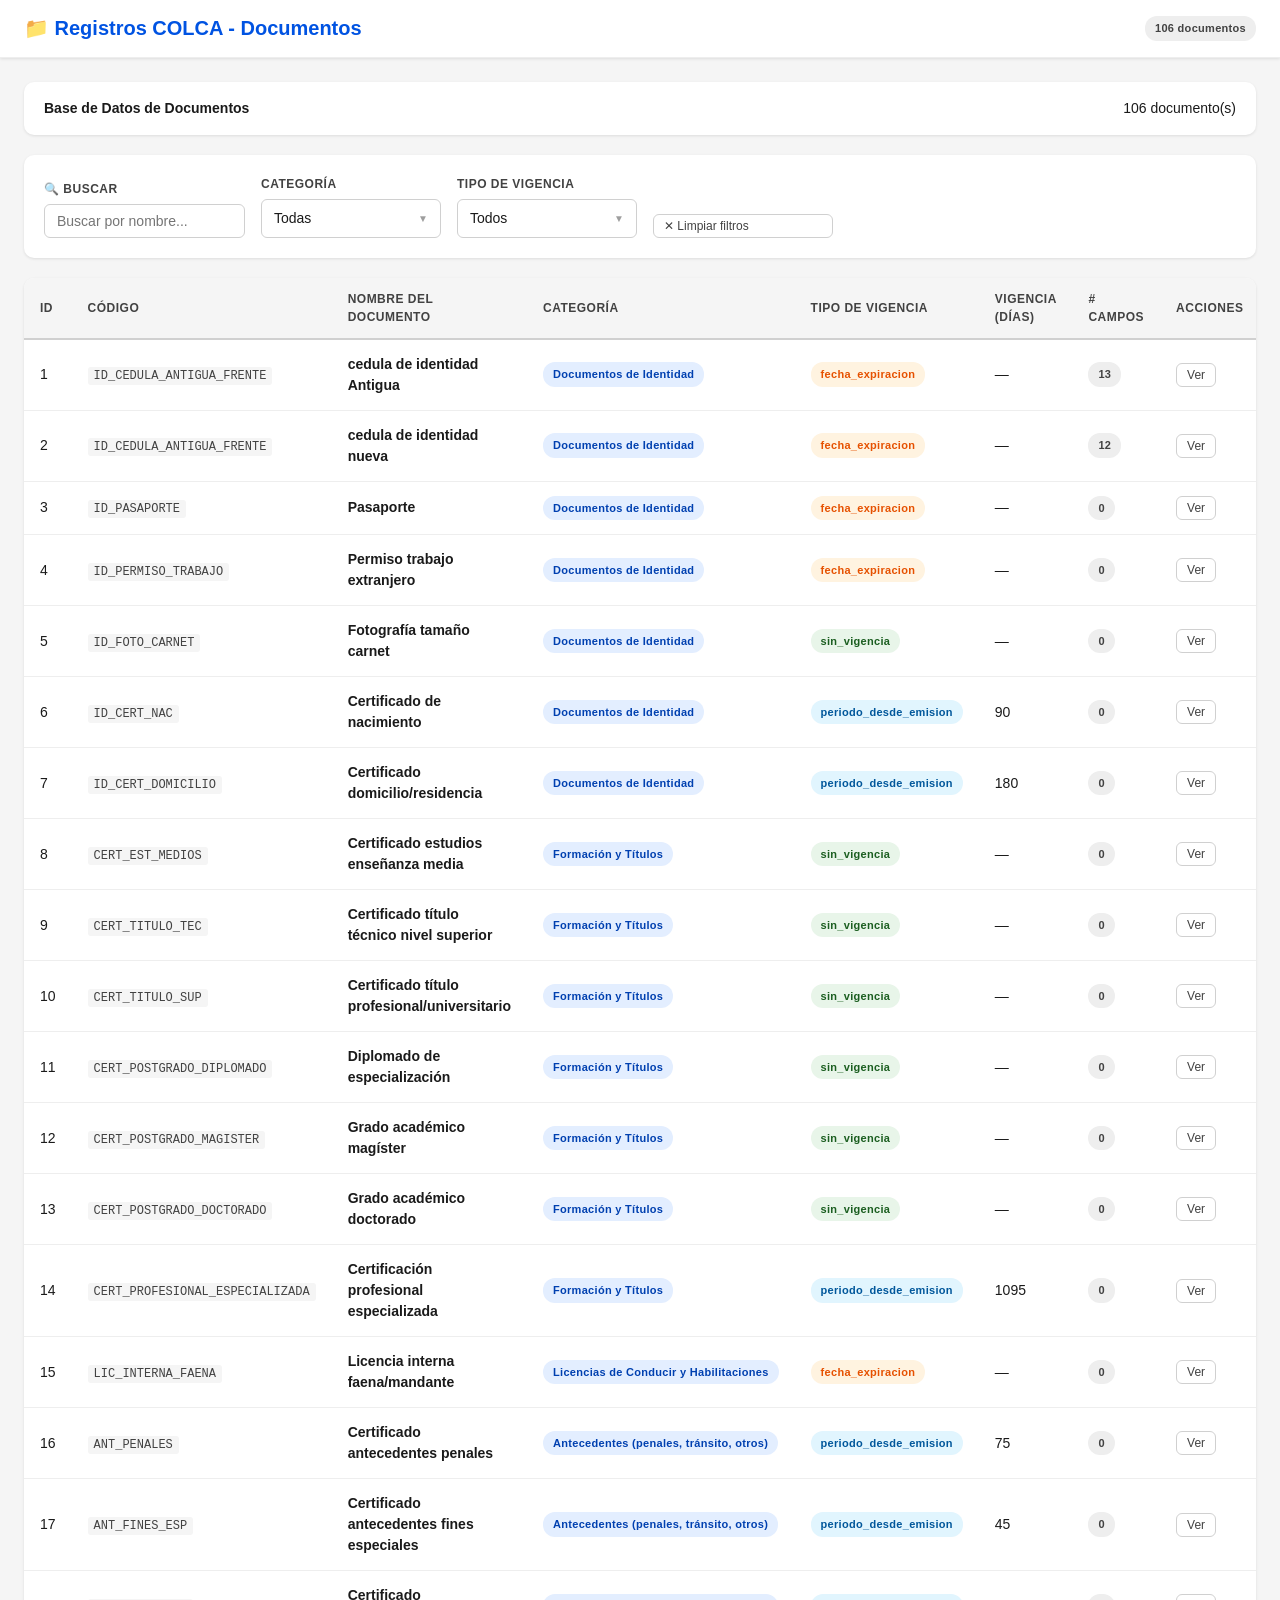
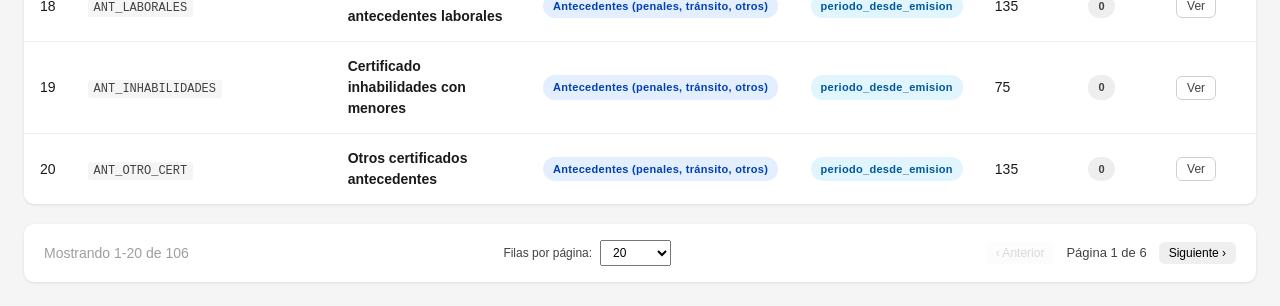
<file: index.html>
<!DOCTYPE html>
<html lang="es">
<head>
  <meta charset="UTF-8">
  <meta name="viewport" content="width=device-width, initial-scale=1.0">
  <title>Registros COLCA - Documentos</title>
  <style>
/* ============================================================================
   REGISTROS COLCA - Stylesheet
   Design System & Component Library
   ============================================================================ */

/* ============================================================================
   CSS VARIABLES
   ============================================================================ */

:root {
  /* Colors */
  --primary: #0053e2;
  --primary-hover: #003da3;
  --secondary: #ffc220;
  --success: #2a8703;
  --success-hover: #1f6602;
  --danger: #ea1100;
  --danger-hover: #b50d00;
  --warning: #ff9800;
  --info: #00bcd4;
  
  /* Grays */
  --gray-10: #f5f5f5;
  --gray-20: #eeeeee;
  --gray-50: #d0d0d0;
  --gray-100: #9e9e9e;
  --gray-140: #424242;
  --gray-160: #1a1a1a;
  
  /* UI */
  --border-radius: 6px;
  --border-radius-lg: 10px;
  --shadow-sm: 0 1px 3px rgba(0,0,0,.10);
  --shadow-md: 0 2px 8px rgba(0,0,0,.12);
  --shadow-lg: 0 4px 16px rgba(0,0,0,.15);
  
  /* Typography */
  --font-family: -apple-system, BlinkMacSystemFont, "Segoe UI", Roboto, "Helvetica Neue", Arial, sans-serif;
  --font-mono: "Consolas", "Monaco", "Courier New", monospace;
}

/* ============================================================================
   BASE STYLES
   ============================================================================ */

* {
  box-sizing: border-box;
  margin: 0;
  padding: 0;
}

body {
  font-family: var(--font-family);
  font-size: 14px;
  line-height: 1.5;
  color: var(--gray-160);
  background: var(--gray-10);
  overflow-x: hidden;
}

h1, h2, h3, h4, h5, h6 {
  font-weight: 600;
  line-height: 1.2;
}

h1 { font-size: 24px; }
h2 { font-size: 20px; }
h3 { font-size: 16px; }

/* ============================================================================
   HEADER
   ============================================================================ */

.header {
  background: white;
  border-bottom: 1px solid var(--gray-20);
  box-shadow: var(--shadow-sm);
  position: sticky;
  top: 0;
  z-index: 100;
}

.header-content {
  max-width: 1400px;
  margin: 0 auto;
  padding: 16px 24px;
  display: flex;
  align-items: center;
  justify-content: space-between;
}

.header h1 {
  margin: 0;
  color: var(--primary);
  font-size: 20px;
}

.header-actions {
  display: flex;
  align-items: center;
  gap: 10px;
}

/* ============================================================================
   CONTAINER
   ============================================================================ */

.container {
  max-width: 1400px;
  margin: 0 auto;
  padding: 24px;
}

/* ============================================================================
   BUTTONS
   ============================================================================ */

.btn {
  padding: 8px 16px;
  border: none;
  border-radius: var(--border-radius);
  font-size: 14px;
  font-weight: 500;
  font-family: inherit;
  cursor: pointer;
  transition: all 0.15s ease;
  display: inline-flex;
  align-items: center;
  gap: 6px;
  white-space: nowrap;
}

.btn:disabled {
  opacity: 0.5;
  cursor: not-allowed;
}

.btn-primary {
  background: var(--primary);
  color: white;
}

.btn-primary:hover:not(:disabled) {
  background: var(--primary-hover);
}

.btn-success {
  background: var(--success);
  color: white;
}

.btn-success:hover:not(:disabled) {
  background: var(--success-hover);
}

.btn-danger {
  background: var(--danger);
  color: white;
}

.btn-danger:hover:not(:disabled) {
  background: var(--danger-hover);
}

.btn-outline {
  background: white;
  color: var(--gray-140);
  border: 1px solid var(--gray-50);
}

.btn-outline:hover:not(:disabled) {
  background: var(--gray-10);
  border-color: var(--gray-100);
}

.btn-sm {
  padding: 4px 10px;
  font-size: 12px;
}

.btn-icon {
  padding: 6px;
  background: transparent;
  border: none;
  font-size: 18px;
  color: var(--gray-100);
  cursor: pointer;
  transition: color 0.15s;
}

.btn-icon:hover {
  color: var(--gray-160);
}

/* ============================================================================
   TOOLBAR
   ============================================================================ */

.toolbar {
  background: white;
  border-radius: var(--border-radius-lg);
  padding: 16px 20px;
  margin-bottom: 20px;
  display: flex;
  align-items: center;
  justify-content: space-between;
  box-shadow: var(--shadow-sm);
}

.toolbar-left, .toolbar-right {
  display: flex;
  align-items: center;
  gap: 10px;
}

/* ============================================================================
   FILTERS PANEL
   ============================================================================ */

.filters-panel {
  background: white;
  border-radius: var(--border-radius-lg);
  padding: 20px;
  margin-bottom: 20px;
  box-shadow: var(--shadow-sm);
  display: flex;
  flex-wrap: wrap;
  gap: 16px;
  align-items: flex-end;
}

.filter-group {
  display: flex;
  flex-direction: column;
  gap: 6px;
  min-width: 180px;
}

.filter-group label {
  font-size: 12px;
  font-weight: 600;
  color: var(--gray-140);
  text-transform: uppercase;
  letter-spacing: 0.5px;
}

/* ============================================================================
   INPUTS
   ============================================================================ */

.input-text {
  padding: 8px 12px;
  border: 1px solid var(--gray-50);
  border-radius: var(--border-radius);
  font-size: 14px;
  font-family: inherit;
  transition: border-color 0.15s;
  width: 100%;
}

.input-text:focus {
  outline: none;
  border-color: var(--primary);
}

.input-text:disabled {
  background: var(--gray-10);
  cursor: not-allowed;
}

.input-text-inline {
  padding: 4px 8px;
  border: 1px solid var(--gray-50);
  border-radius: var(--border-radius);
  font-size: 13px;
  font-family: inherit;
  width: 100%;
}

.input-text-inline:focus {
  outline: none;
  border-color: var(--primary);
}

.input-textarea {
  padding: 10px 12px;
  border: 1px solid var(--gray-50);
  border-radius: var(--border-radius);
  font-size: 14px;
  font-family: inherit;
  resize: vertical;
  width: 100%;
}

.input-textarea:focus {
  outline: none;
  border-color: var(--primary);
}

.input-select {
  padding: 8px 12px;
  border: 1px solid var(--gray-50);
  border-radius: var(--border-radius);
  font-size: 14px;
  font-family: inherit;
  background: white;
  cursor: pointer;
  width: 100%;
}

.input-select:focus {
  outline: none;
  border-color: var(--primary);
}

.select-sm {
  padding: 4px 8px;
  font-size: 12px;
}

.input-group {
  display: flex;
  gap: 8px;
}

/* ============================================================================
   MULTI-SELECT DROPDOWN
   ============================================================================ */

.multi-select {
  position: relative;
  min-width: 180px;
}

.ms-trigger {
  padding: 8px 12px;
  border: 1px solid var(--gray-50);
  border-radius: var(--border-radius);
  background: white;
  cursor: pointer;
  display: flex;
  align-items: center;
  justify-content: space-between;
  gap: 8px;
  transition: border-color 0.15s;
}

.ms-trigger:hover {
  border-color: var(--gray-100);
}

.ms-text {
  flex: 1;
  overflow: hidden;
  text-overflow: ellipsis;
  white-space: nowrap;
  font-size: 14px;
}

.ms-arrow {
  color: var(--gray-100);
  font-size: 10px;
}

.ms-dropdown {
  position: absolute;
  top: 100%;
  left: 0;
  right: 0;
  margin-top: 4px;
  background: white;
  border: 1px solid var(--gray-50);
  border-radius: var(--border-radius);
  box-shadow: var(--shadow-md);
  z-index: 1000;
  max-height: 250px;
  overflow-y: auto;
}

.ms-options {
  padding: 6px;
}

.ms-option {
  display: flex;
  align-items: center;
  gap: 8px;
  padding: 8px 10px;
  border-radius: var(--border-radius);
  cursor: pointer;
  transition: background 0.15s;
}

.ms-option:hover {
  background: var(--gray-10);
}

.ms-option input[type="checkbox"] {
  cursor: pointer;
}

/* ============================================================================
   TABLE
   ============================================================================ */

.table-container {
  background: white;
  border-radius: var(--border-radius-lg);
  box-shadow: var(--shadow-sm);
  overflow: hidden;
  margin-bottom: 20px;
}

.data-table {
  width: 100%;
  border-collapse: collapse;
}

.data-table thead {
  background: var(--gray-10);
  border-bottom: 2px solid var(--gray-50);
}

.data-table th {
  padding: 12px 16px;
  text-align: left;
  font-size: 12px;
  font-weight: 600;
  color: var(--gray-140);
  text-transform: uppercase;
  letter-spacing: 0.5px;
}

.data-table th.sortable {
  cursor: pointer;
  user-select: none;
  position: relative;
  padding-right: 30px;
}

.data-table th.sortable:hover {
  background: var(--gray-20);
}

.data-table th.sortable::after {
  content: '⇅';
  position: absolute;
  right: 10px;
  opacity: 0.3;
  font-size: 12px;
}

.data-table th.sort-asc::after {
  content: '↑';
  opacity: 1;
  color: var(--primary-blue);
}

.data-table th.sort-desc::after {
  content: '↓';
  opacity: 1;
  color: var(--primary-blue);
}

.data-table td {
  padding: 14px 16px;
  border-bottom: 1px solid var(--gray-20);
  font-size: 14px;
}

.data-table tbody tr:last-child td {
  border-bottom: none;
}

.table-row-clickable {
  cursor: pointer;
  transition: background 0.15s;
}

.table-row-clickable:hover {
  background: var(--gray-10);
}

.empty-state {
  text-align: center;
  padding: 60px 20px !important;
  color: var(--gray-100);
  font-size: 14px;
}

.empty-state-small {
  text-align: center;
  padding: 20px !important;
  color: var(--gray-100);
  font-size: 13px;
}

/* ============================================================================
   BADGES
   ============================================================================ */

.badge {
  display: inline-block;
  padding: 4px 10px;
  border-radius: 12px;
  font-size: 11px;
  font-weight: 600;
  letter-spacing: 0.3px;
  white-space: nowrap;
}

.badge-category {
  background: #e3eeff;
  color: #0040b0;
}

.badge-vigencia-fecha_expiracion {
  background: #fff3e0;
  color: #e65100;
}

.badge-vigencia-sin_vigencia {
  background: #e8f5e9;
  color: #1b5e20;
}

.badge-vigencia-periodo_desde_emision {
  background: #e1f5fe;
  color: #01579b;
}

.badge-neutral {
  background: var(--gray-20);
  color: var(--gray-140);
}

.badge-warning {
  background: var(--warning);
  color: white;
  animation: pulse 2s infinite;
}

@keyframes pulse {
  0%, 100% { opacity: 1; }
  50% { opacity: 0.7; }
}

.code-badge {
  font-family: var(--font-mono);
  font-size: 12px;
  background: var(--gray-10);
  padding: 2px 6px;
  border-radius: 3px;
  color: var(--gray-140);
}

/* ============================================================================
   PAGINATION
   ============================================================================ */

.pagination-bar {
  background: white;
  border-radius: var(--border-radius-lg);
  padding: 16px 20px;
  box-shadow: var(--shadow-sm);
  display: flex;
  align-items: center;
  justify-content: space-between;
  flex-wrap: wrap;
  gap: 16px;
}

.pagination-info {
  font-size: 14px;
  color: var(--gray-100);
}

.pagination-controls {
  display: flex;
  align-items: center;
  gap: 8px;
}

.pagination-controls label {
  font-size: 12px;
  color: var(--gray-140);
}

.pagination-buttons {
  display: flex;
  align-items: center;
  gap: 12px;
}

#page-indicator {
  font-size: 13px;
  color: var(--gray-140);
  font-weight: 500;
}

/* ============================================================================
   SIDEBAR
   ============================================================================ */

.sidebar {
  position: fixed;
  top: 0;
  right: 0;
  width: 500px;
  height: 100vh;
  background: white;
  box-shadow: var(--shadow-lg);
  z-index: 1001;
  display: none;
  flex-direction: column;
  animation: slideIn 0.25s ease-out;
}

@keyframes slideIn {
  from {
    transform: translateX(100%);
  }
  to {
    transform: translateX(0);
  }
}

.sidebar-overlay {
  position: fixed;
  top: 0;
  left: 0;
  width: 100%;
  height: 100%;
  background: rgba(0, 0, 0, 0.4);
  z-index: 1000;
  display: none;
  animation: fadeIn 0.25s ease-out;
}

@keyframes fadeIn {
  from { opacity: 0; }
  to { opacity: 1; }
}

.sidebar-header {
  padding: 20px 24px;
  border-bottom: 1px solid var(--gray-20);
  display: flex;
  align-items: center;
  justify-content: space-between;
}

.sidebar-header h2 {
  font-size: 18px;
  font-weight: 600;
  color: var(--gray-160);
  margin: 0;
  flex: 1;
  overflow: hidden;
  text-overflow: ellipsis;
  white-space: nowrap;
}

.sidebar-tabs {
  display: flex;
  border-bottom: 1px solid var(--gray-20);
  background: var(--gray-10);
}

.tab-btn {
  flex: 1;
  padding: 12px 16px;
  border: none;
  background: transparent;
  font-size: 13px;
  font-weight: 500;
  color: var(--gray-100);
  cursor: pointer;
  transition: all 0.15s;
  border-bottom: 2px solid transparent;
}

.tab-btn:hover {
  color: var(--gray-160);
  background: white;
}

.tab-btn.active {
  color: var(--primary);
  background: white;
  border-bottom-color: var(--primary);
}

.sidebar-body {
  flex: 1;
  overflow-y: auto;
  padding: 24px;
}

.sidebar-footer {
  padding: 16px 24px;
  border-top: 1px solid var(--gray-20);
  display: flex;
  gap: 10px;
}

/* ============================================================================
   FORM COMPONENTS
   ============================================================================ */

.form-section {
  display: flex;
  flex-direction: column;
  gap: 20px;
}

.form-group {
  display: flex;
  flex-direction: column;
  gap: 6px;
}

.form-label {
  font-size: 13px;
  font-weight: 600;
  color: var(--gray-140);
}

.form-hint {
  font-size: 12px;
  color: var(--gray-100);
  font-style: italic;
}

/* ============================================================================
   INFO BOX
   ============================================================================ */

.info-box {
  padding: 16px;
  border-radius: var(--border-radius);
  border-left: 4px solid;
  background: var(--gray-10);
  margin-top: 10px;
}

.info-box-blue {
  border-left-color: var(--info);
  background: #e1f5fe;
}

.info-box-gray {
  border-left-color: var(--gray-100);
  background: var(--gray-10);
}

.info-box-title {
  font-size: 13px;
  font-weight: 600;
  margin-bottom: 8px;
  color: var(--gray-160);
}

.info-box p {
  font-size: 13px;
  color: var(--gray-140);
  margin: 6px 0;
}

.info-list {
  margin: 8px 0;
  padding-left: 20px;
}

.info-list li {
  font-size: 13px;
  color: var(--gray-140);
  margin: 4px 0;
}

/* ============================================================================
   MINI TABLE (for nested data)
   ============================================================================ */

.mini-table {
  width: 100%;
  border-collapse: collapse;
  border: 1px solid var(--gray-50);
  border-radius: var(--border-radius);
  overflow: hidden;
}

.mini-table thead {
  background: var(--gray-10);
}

.mini-table th {
  padding: 10px 12px;
  text-align: left;
  font-size: 12px;
  font-weight: 600;
  color: var(--gray-140);
  border-bottom: 1px solid var(--gray-50);
}

.mini-table td {
  padding: 10px 12px;
  font-size: 13px;
  border-bottom: 1px solid var(--gray-20);
}

.mini-table tbody tr:last-child td {
  border-bottom: none;
}

/* ============================================================================
   RESPONSIVE
   ============================================================================ */

@media (max-width: 768px) {
  .sidebar {
    width: 100%;
  }
  
  .filters-panel {
    flex-direction: column;
  }
  
  .filter-group {
    width: 100%;
  }
  
  .toolbar {
    flex-direction: column;
    align-items: stretch;
  }
  
  .toolbar-left, .toolbar-right {
    flex-direction: column;
  }
  
  .pagination-bar {
    flex-direction: column;
    align-items: stretch;
  }
}

/* ============================================================================
   UTILITIES
   ============================================================================ */

.text-center { text-align: center; }
.text-right { text-align: right; }
.mt-10 { margin-top: 10px; }
.mt-20 { margin-top: 20px; }
.mb-10 { margin-bottom: 10px; }
.mb-20 { margin-bottom: 20px; }

  </style>
</head>
<body>
  <!-- Header -->
  <header class="header">
    <div class="header-content">
      <h1>📁 Registros COLCA - Documentos</h1>
      <div class="header-actions">
        <span class="badge badge-neutral" id="total-docs"></span>
      </div>
    </div>
  </header>

  <!-- Main Content -->
  <div class="container">
    <!-- Toolbar -->
    <div class="toolbar">
      <div class="toolbar-left">
        <strong>Base de Datos de Documentos</strong>
      </div>
      <div class="toolbar-right">
        <span id="stats-summary"></span>
      </div>
    </div>

    <!-- Filters -->
    <div class="filters-panel">
      <div class="filter-group">
        <label>🔍 Buscar</label>
        <input type="text" id="filter-search" class="input-text" placeholder="Buscar por nombre...">
      </div>

      <div class="filter-group">
        <label>Categoría</label>
        <div class="multi-select" id="ms-categoria">
          <div class="ms-trigger">
            <span class="ms-text">Todas</span>
            <span class="ms-arrow">▼</span>
          </div>
          <div class="ms-dropdown" style="display:none">
            <div class="ms-options" id="ms-categoria-opts"></div>
          </div>
        </div>
      </div>

      <div class="filter-group">
        <label>Tipo de Vigencia</label>
        <div class="multi-select" id="ms-vigencia">
          <div class="ms-trigger">
            <span class="ms-text">Todos</span>
            <span class="ms-arrow">▼</span>
          </div>
          <div class="ms-dropdown" style="display:none">
            <div class="ms-options" id="ms-vigencia-opts"></div>
          </div>
        </div>
      </div>

      <div class="filter-group">
        <button id="btn-clear-filters" class="btn btn-sm btn-outline">✕ Limpiar filtros</button>
      </div>
    </div>

    <!-- Table Container -->
    <div class="table-container">
      <table class="data-table" id="main-table">
        <thead>
          <tr>
            <th>ID</th>
            <th>Código</th>
            <th>Nombre del Documento</th>
            <th>Categoría</th>
            <th>Tipo de Vigencia</th>
            <th>Vigencia (días)</th>
            <th># Campos</th>
            <th>Acciones</th>
          </tr>
        </thead>
        <tbody id="table-body"></tbody>
      </table>
    </div>

    <!-- Pagination -->
    <div class="pagination-bar">
      <div class="pagination-info">
        <span id="pagination-info">Mostrando 0 de 0</span>
      </div>
      <div class="pagination-controls">
        <label>Filas por página:</label>
        <select id="rows-per-page" class="select-sm">
          <option value="20" selected>20</option>
          <option value="50">50</option>
          <option value="999999">Todas</option>
        </select>
      </div>
      <div class="pagination-buttons">
        <button id="btn-prev-page" class="btn btn-sm">‹ Anterior</button>
        <span id="page-indicator">Página 1 de 1</span>
        <button id="btn-next-page" class="btn btn-sm">Siguiente ›</button>
      </div>
    </div>
  </div>

  <!-- Sidebar (Read-only view) -->
  <div class="sidebar" id="sidebar" style="display: none;">
    <div class="sidebar-header">
      <h2 id="sidebar-title">Detalle del Documento</h2>
      <button id="btn-close-sidebar" class="btn-icon">✕</button>
    </div>

    <div class="sidebar-tabs">
      <button class="tab-btn active" data-tab="general">Información General</button>
      <button class="tab-btn" data-tab="vigencia">Vigencia</button>
      <button class="tab-btn" data-tab="campos">Campos</button>
      <button class="tab-btn" data-tab="notas">Notas</button>
    </div>

    <div class="sidebar-body" id="sidebar-body"></div>
  </div>

  <!-- Overlay -->
  <div class="sidebar-overlay" id="sidebar-overlay" style="display: none;"></div>

  <script>
    // ========================================================================
    // EMBEDDED DATA
    // ========================================================================
    const DOCUMENTS = [
  {
    "id": "1",
    "codigo": "ID_CEDULA_ANTIGUA_FRENTE",
    "nombre": "cedula de identidad Antigua",
    "puede_tener_mas": "no",
    "categoria": "Documentos de Identidad",
    "tipo_vigencia": "fecha_expiracion",
    "vigencia_dias": "—",
    "campos": [
      {
        "nombre": "primer apellido"
      },
      {
        "nombre": "segundo apellido"
      },
      {
        "nombre": "primer nombre"
      },
      {
        "nombre": "segundo nombre"
      },
      {
        "nombre": "nacionalidad"
      },
      {
        "nombre": "sexo"
      },
      {
        "nombre": "fecha de nacimiento"
      },
      {
        "nombre": "numero de documento"
      },
      {
        "nombre": "fecha de emision"
      },
      {
        "nombre": "fecha de vencimiento"
      },
      {
        "nombre": "run"
      },
      {
        "nombre": "nacio_en"
      },
      {
        "nombre": "profesion"
      }
    ],
    "comentario": ""
  },
  {
    "id": "2",
    "codigo": "ID_CEDULA_ANTIGUA_FRENTE",
    "nombre": "cedula de identidad nueva",
    "puede_tener_mas": "no",
    "categoria": "Documentos de Identidad",
    "tipo_vigencia": "fecha_expiracion",
    "vigencia_dias": "—",
    "campos": [
      {
        "nombre": "primer apellido"
      },
      {
        "nombre": "segundo apellido"
      },
      {
        "nombre": "primer nombre"
      },
      {
        "nombre": "segundo nombre"
      },
      {
        "nombre": "nacionalidad"
      },
      {
        "nombre": "sexo"
      },
      {
        "nombre": "fecha de nacimiento"
      },
      {
        "nombre": "numero de documento"
      },
      {
        "nombre": "fecha de emision"
      },
      {
        "nombre": "fecha de vencimiento"
      },
      {
        "nombre": "run"
      },
      {
        "nombre": "nacio_en"
      }
    ],
    "comentario": ""
  },
  {
    "id": "3",
    "codigo": "ID_PASAPORTE",
    "nombre": "Pasaporte",
    "puede_tener_mas": "no",
    "categoria": "Documentos de Identidad",
    "tipo_vigencia": "fecha_expiracion",
    "vigencia_dias": "—",
    "campos": [],
    "comentario": ""
  },
  {
    "id": "4",
    "codigo": "ID_PERMISO_TRABAJO",
    "nombre": "Permiso trabajo extranjero",
    "puede_tener_mas": "no",
    "categoria": "Documentos de Identidad",
    "tipo_vigencia": "fecha_expiracion",
    "vigencia_dias": "—",
    "campos": [],
    "comentario": ""
  },
  {
    "id": "5",
    "codigo": "ID_FOTO_CARNET",
    "nombre": "Fotografía tamaño carnet",
    "puede_tener_mas": "no",
    "categoria": "Documentos de Identidad",
    "tipo_vigencia": "sin_vigencia",
    "vigencia_dias": "—",
    "campos": [],
    "comentario": ""
  },
  {
    "id": "6",
    "codigo": "ID_CERT_NAC",
    "nombre": "Certificado de nacimiento",
    "puede_tener_mas": "no",
    "categoria": "Documentos de Identidad",
    "tipo_vigencia": "periodo_desde_emision",
    "vigencia_dias": "90",
    "campos": [],
    "comentario": ""
  },
  {
    "id": "7",
    "codigo": "ID_CERT_DOMICILIO",
    "nombre": "Certificado domicilio/residencia",
    "puede_tener_mas": "no",
    "categoria": "Documentos de Identidad",
    "tipo_vigencia": "periodo_desde_emision",
    "vigencia_dias": "180",
    "campos": [],
    "comentario": ""
  },
  {
    "id": "8",
    "codigo": "CERT_EST_MEDIOS",
    "nombre": "Certificado estudios enseñanza media",
    "puede_tener_mas": "no",
    "categoria": "Formación y Títulos",
    "tipo_vigencia": "sin_vigencia",
    "vigencia_dias": "—",
    "campos": [],
    "comentario": ""
  },
  {
    "id": "9",
    "codigo": "CERT_TITULO_TEC",
    "nombre": "Certificado título técnico nivel superior",
    "puede_tener_mas": "no",
    "categoria": "Formación y Títulos",
    "tipo_vigencia": "sin_vigencia",
    "vigencia_dias": "—",
    "campos": [],
    "comentario": ""
  },
  {
    "id": "10",
    "codigo": "CERT_TITULO_SUP",
    "nombre": "Certificado título profesional/universitario",
    "puede_tener_mas": "no",
    "categoria": "Formación y Títulos",
    "tipo_vigencia": "sin_vigencia",
    "vigencia_dias": "—",
    "campos": [],
    "comentario": ""
  },
  {
    "id": "11",
    "codigo": "CERT_POSTGRADO_DIPLOMADO",
    "nombre": "Diplomado de especialización",
    "puede_tener_mas": "si",
    "categoria": "Formación y Títulos",
    "tipo_vigencia": "sin_vigencia",
    "vigencia_dias": "—",
    "campos": [],
    "comentario": ""
  },
  {
    "id": "12",
    "codigo": "CERT_POSTGRADO_MAGISTER",
    "nombre": "Grado académico magíster",
    "puede_tener_mas": "si",
    "categoria": "Formación y Títulos",
    "tipo_vigencia": "sin_vigencia",
    "vigencia_dias": "—",
    "campos": [],
    "comentario": ""
  },
  {
    "id": "13",
    "codigo": "CERT_POSTGRADO_DOCTORADO",
    "nombre": "Grado académico doctorado",
    "puede_tener_mas": "si",
    "categoria": "Formación y Títulos",
    "tipo_vigencia": "sin_vigencia",
    "vigencia_dias": "—",
    "campos": [],
    "comentario": ""
  },
  {
    "id": "14",
    "codigo": "CERT_PROFESIONAL_ESPECIALIZADA",
    "nombre": "Certificación profesional especializada",
    "puede_tener_mas": "si",
    "categoria": "Formación y Títulos",
    "tipo_vigencia": "periodo_desde_emision",
    "vigencia_dias": "1095",
    "campos": [],
    "comentario": ""
  },
  {
    "id": "15",
    "codigo": "LIC_INTERNA_FAENA",
    "nombre": "Licencia interna faena/mandante",
    "puede_tener_mas": "no",
    "categoria": "Licencias de Conducir y Habilitaciones",
    "tipo_vigencia": "fecha_expiracion",
    "vigencia_dias": "—",
    "campos": [],
    "comentario": ""
  },
  {
    "id": "16",
    "codigo": "ANT_PENALES",
    "nombre": "Certificado antecedentes penales",
    "puede_tener_mas": "no",
    "categoria": "Antecedentes (penales, tránsito, otros)",
    "tipo_vigencia": "periodo_desde_emision",
    "vigencia_dias": "75",
    "campos": [],
    "comentario": ""
  },
  {
    "id": "17",
    "codigo": "ANT_FINES_ESP",
    "nombre": "Certificado antecedentes fines especiales",
    "puede_tener_mas": "no",
    "categoria": "Antecedentes (penales, tránsito, otros)",
    "tipo_vigencia": "periodo_desde_emision",
    "vigencia_dias": "45",
    "campos": [],
    "comentario": ""
  },
  {
    "id": "18",
    "codigo": "ANT_LABORALES",
    "nombre": "Certificado antecedentes laborales",
    "puede_tener_mas": "no",
    "categoria": "Antecedentes (penales, tránsito, otros)",
    "tipo_vigencia": "periodo_desde_emision",
    "vigencia_dias": "135",
    "campos": [],
    "comentario": ""
  },
  {
    "id": "19",
    "codigo": "ANT_INHABILIDADES",
    "nombre": "Certificado inhabilidades con menores",
    "puede_tener_mas": "no",
    "categoria": "Antecedentes (penales, tránsito, otros)",
    "tipo_vigencia": "periodo_desde_emision",
    "vigencia_dias": "75",
    "campos": [],
    "comentario": ""
  },
  {
    "id": "20",
    "codigo": "ANT_OTRO_CERT",
    "nombre": "Otros certificados antecedentes",
    "puede_tener_mas": "no",
    "categoria": "Antecedentes (penales, tránsito, otros)",
    "tipo_vigencia": "periodo_desde_emision",
    "vigencia_dias": "135",
    "campos": [],
    "comentario": ""
  },
  {
    "id": "21",
    "codigo": "ANT_HOJA_VIDA_COND",
    "nombre": "Hoja vida conductor",
    "puede_tener_mas": "no",
    "categoria": "Antecedentes (penales, tránsito, otros)",
    "tipo_vigencia": "periodo_desde_emision",
    "vigencia_dias": "365",
    "campos": [],
    "comentario": ""
  },
  {
    "id": "22",
    "codigo": "ANT_ANTEC_TRANSITO",
    "nombre": "Certificado antecedentes tránsito",
    "puede_tener_mas": "no",
    "categoria": "Antecedentes (penales, tránsito, otros)",
    "tipo_vigencia": "periodo_desde_emision",
    "vigencia_dias": "365",
    "campos": [],
    "comentario": ""
  },
  {
    "id": "23",
    "codigo": "LIC_CONDUCIR_A1",
    "nombre": "Licencia conducir clase A1",
    "puede_tener_mas": "no",
    "categoria": "Licencias de Conducir y Habilitaciones",
    "tipo_vigencia": "fecha_expiracion",
    "vigencia_dias": "—",
    "campos": [],
    "comentario": ""
  },
  {
    "id": "24",
    "codigo": "LIC_CONDUCIR_A2",
    "nombre": "Licencia conducir clase A2 (con restricciones)",
    "puede_tener_mas": "no",
    "categoria": "Licencias de Conducir y Habilitaciones",
    "tipo_vigencia": "fecha_expiracion",
    "vigencia_dias": "—",
    "campos": [],
    "comentario": ""
  },
  {
    "id": "25",
    "codigo": "LIC_CONDUCIR_A3",
    "nombre": "Licencia conducir clase A3",
    "puede_tener_mas": "no",
    "categoria": "Licencias de Conducir y Habilitaciones",
    "tipo_vigencia": "fecha_expiracion",
    "vigencia_dias": "—",
    "campos": [],
    "comentario": ""
  },
  {
    "id": "26",
    "codigo": "LIC_CONDUCIR_A4",
    "nombre": "Licencia conducir clase A4 (con restricciones única)",
    "puede_tener_mas": "no",
    "categoria": "Licencias de Conducir y Habilitaciones",
    "tipo_vigencia": "fecha_expiracion",
    "vigencia_dias": "—",
    "campos": [],
    "comentario": ""
  },
  {
    "id": "27",
    "codigo": "LIC_CONDUCIR_A5",
    "nombre": "Licencia conducir clase A5",
    "puede_tener_mas": "no",
    "categoria": "Licencias de Conducir y Habilitaciones",
    "tipo_vigencia": "fecha_expiracion",
    "vigencia_dias": "—",
    "campos": [],
    "comentario": ""
  },
  {
    "id": "28",
    "codigo": "LIC_CONDUCIR_B",
    "nombre": "Licencia conducir clase B",
    "puede_tener_mas": "no",
    "categoria": "Licencias de Conducir y Habilitaciones",
    "tipo_vigencia": "fecha_expiracion",
    "vigencia_dias": "—",
    "campos": [],
    "comentario": ""
  },
  {
    "id": "29",
    "codigo": "LIC_CONDUCIR_C",
    "nombre": "Licencia conducir clase C",
    "puede_tener_mas": "no",
    "categoria": "Licencias de Conducir y Habilitaciones",
    "tipo_vigencia": "fecha_expiracion",
    "vigencia_dias": "—",
    "campos": [],
    "comentario": ""
  },
  {
    "id": "30",
    "codigo": "LIC_CONDUCIR_D",
    "nombre": "Licencia conducir clase D",
    "puede_tener_mas": "no",
    "categoria": "Licencias de Conducir y Habilitaciones",
    "tipo_vigencia": "fecha_expiracion",
    "vigencia_dias": "—",
    "campos": [],
    "comentario": ""
  },
  {
    "id": "31",
    "codigo": "LIC_CONDUCIR_E",
    "nombre": "Licencia conducir clase E",
    "puede_tener_mas": "no",
    "categoria": "Licencias de Conducir y Habilitaciones",
    "tipo_vigencia": "fecha_expiracion",
    "vigencia_dias": "—",
    "campos": [],
    "comentario": ""
  },
  {
    "id": "32",
    "codigo": "LIC_MAQUINARIA",
    "nombre": "Licencia para maquinaria",
    "puede_tener_mas": "si",
    "categoria": "Licencias de Conducir y Habilitaciones",
    "tipo_vigencia": "fecha_expiracion",
    "vigencia_dias": "—",
    "campos": [],
    "comentario": ""
  },
  {
    "id": "33",
    "codigo": "EXAM_PREOC",
    "nombre": "Examen preocupacional periódico",
    "puede_tener_mas": "no",
    "categoria": "Exámenes Médicos y Aptitud Ocupacional",
    "tipo_vigencia": "periodo_desde_emision",
    "vigencia_dias": "365",
    "campos": [],
    "comentario": ""
  },
  {
    "id": "34",
    "codigo": "EXAM_POSOP_ANUAL",
    "nombre": "Examen posocupacional periódico",
    "puede_tener_mas": "no",
    "categoria": "Exámenes Médicos y Aptitud Ocupacional",
    "tipo_vigencia": "periodo_desde_emision",
    "vigencia_dias": "365",
    "campos": [],
    "comentario": ""
  },
  {
    "id": "35",
    "codigo": "EXAM_ALTURA_FISICA",
    "nombre": "Examen trabajo en altura física",
    "puede_tener_mas": "no",
    "categoria": "Exámenes Médicos y Aptitud Ocupacional",
    "tipo_vigencia": "periodo_desde_emision",
    "vigencia_dias": "365",
    "campos": [],
    "comentario": ""
  },
  {
    "id": "36",
    "codigo": "EXAM_ALTURA_VISION",
    "nombre": "Examen trabajo en altura geográfica",
    "puede_tener_mas": "no",
    "categoria": "Exámenes Médicos y Aptitud Ocupacional",
    "tipo_vigencia": "periodo_desde_emision",
    "vigencia_dias": "365",
    "campos": [],
    "comentario": ""
  },
  {
    "id": "37",
    "codigo": "EXAM_PSICO_MINERIA",
    "nombre": "Examen psicoemocional",
    "puede_tener_mas": "no",
    "categoria": "Exámenes Médicos y Aptitud Ocupacional",
    "tipo_vigencia": "periodo_desde_emision",
    "vigencia_dias": "365",
    "campos": [],
    "comentario": ""
  },
  {
    "id": "38",
    "codigo": "EXAM_PSICOTECH",
    "nombre": "Examen psicotecnico",
    "puede_tener_mas": "no",
    "categoria": "Exámenes Médicos y Aptitud Ocupacional",
    "tipo_vigencia": "periodo_desde_emision",
    "vigencia_dias": "365",
    "campos": [],
    "comentario": ""
  },
  {
    "id": "39",
    "codigo": "EXAM_ALCOHOL_DROGAS",
    "nombre": "Examen alcohol y drogas",
    "puede_tener_mas": "no",
    "categoria": "Exámenes Médicos y Aptitud Ocupacional",
    "tipo_vigencia": "periodo_desde_emision",
    "vigencia_dias": "365",
    "campos": [],
    "comentario": ""
  },
  {
    "id": "40",
    "codigo": "EXAM_BATERIA_OCUPACIONAL",
    "nombre": "Batería ocupacional metalúrgica",
    "puede_tener_mas": "no",
    "categoria": "Exámenes Médicos y Aptitud Ocupacional",
    "tipo_vigencia": "periodo_desde_emision",
    "vigencia_dias": "365",
    "campos": [],
    "comentario": ""
  },
  {
    "id": "41",
    "codigo": "EXAM_AVIACION_RIESGO",
    "nombre": "Examen aviación de riesgo",
    "puede_tener_mas": "no",
    "categoria": "Exámenes Médicos y Aptitud Ocupacional",
    "tipo_vigencia": "periodo_desde_emision",
    "vigencia_dias": "365",
    "campos": [],
    "comentario": ""
  },
  {
    "id": "42",
    "codigo": "EXAM_VISION",
    "nombre": "Examen de visión",
    "puede_tener_mas": "no",
    "categoria": "Exámenes Médicos y Aptitud Ocupacional",
    "tipo_vigencia": "periodo_desde_emision",
    "vigencia_dias": "365",
    "campos": [],
    "comentario": ""
  },
  {
    "id": "43",
    "codigo": "EXAM_AUDIOMETRIA",
    "nombre": "Examen audiometría",
    "puede_tener_mas": "no",
    "categoria": "Exámenes Médicos y Aptitud Ocupacional",
    "tipo_vigencia": "periodo_desde_emision",
    "vigencia_dias": "365",
    "campos": [],
    "comentario": ""
  },
  {
    "id": "44",
    "codigo": "EXAM_OHNO_OCUPACIO",
    "nombre": "Examen oftalmológico",
    "puede_tener_mas": "no",
    "categoria": "Exámenes Médicos y Aptitud Ocupacional",
    "tipo_vigencia": "periodo_desde_emision",
    "vigencia_dias": "365",
    "campos": [],
    "comentario": ""
  },
  {
    "id": "45",
    "codigo": "CERT_TRABAJO_ALTURA",
    "nombre": "Certificado trabajo en altura",
    "puede_tener_mas": "no",
    "categoria": "Certificaciones y Cursos HEC / Técnicas",
    "tipo_vigencia": "periodo_desde_emision",
    "vigencia_dias": "365",
    "campos": [],
    "comentario": ""
  },
  {
    "id": "46",
    "codigo": "CERT_ESPACIOS_CONF",
    "nombre": "Certificado espacios confinados",
    "puede_tener_mas": "no",
    "categoria": "Certificaciones y Cursos HEC / Técnicas",
    "tipo_vigencia": "periodo_desde_emision",
    "vigencia_dias": "365",
    "campos": [],
    "comentario": ""
  },
  {
    "id": "47",
    "codigo": "CERT_PRIM_AUXILIOS",
    "nombre": "Certificado primeros auxilios",
    "puede_tener_mas": "no",
    "categoria": "Certificaciones y Cursos HEC / Técnicas",
    "tipo_vigencia": "periodo_desde_emision",
    "vigencia_dias": "730",
    "campos": [],
    "comentario": ""
  },
  {
    "id": "48",
    "codigo": "CERT_RCP",
    "nombre": "Certificado RCP",
    "puede_tener_mas": "no",
    "categoria": "Certificaciones y Cursos HEC / Técnicas",
    "tipo_vigencia": "periodo_desde_emision",
    "vigencia_dias": "365",
    "campos": [],
    "comentario": ""
  },
  {
    "id": "49",
    "codigo": "CERT_EXTINCION_INCEND",
    "nombre": "Certificado extinción incendio",
    "puede_tener_mas": "no",
    "categoria": "Certificaciones y Cursos HEC / Técnicas",
    "tipo_vigencia": "periodo_desde_emision",
    "vigencia_dias": "365",
    "campos": [],
    "comentario": ""
  },
  {
    "id": "50",
    "codigo": "CERT_MANEJO_DEFENSIVO",
    "nombre": "Curso manejo defensivo",
    "puede_tener_mas": "no",
    "categoria": "Certificaciones y Cursos HEC / Técnicas",
    "tipo_vigencia": "periodo_desde_emision",
    "vigencia_dias": "365",
    "campos": [],
    "comentario": ""
  },
  {
    "id": "51",
    "codigo": "CERT_MANEJO_DEF_SIM",
    "nombre": "Curso manejo defensivo simulador",
    "puede_tener_mas": "no",
    "categoria": "Certificaciones y Cursos HEC / Técnicas",
    "tipo_vigencia": "periodo_desde_emision",
    "vigencia_dias": "365",
    "campos": [],
    "comentario": ""
  },
  {
    "id": "52",
    "codigo": "CERT_ISAM_RIESGO",
    "nombre": "Certificado ISAM",
    "puede_tener_mas": "no",
    "categoria": "Certificaciones y Cursos HEC / Técnicas",
    "tipo_vigencia": "periodo_desde_emision",
    "vigencia_dias": "365",
    "campos": [],
    "comentario": ""
  },
  {
    "id": "53",
    "codigo": "CERT_MATERIALES_PELIG",
    "nombre": "Certificado materiales peligrosos",
    "puede_tener_mas": "no",
    "categoria": "Certificaciones y Cursos HEC / Técnicas",
    "tipo_vigencia": "periodo_desde_emision",
    "vigencia_dias": "365",
    "campos": [],
    "comentario": ""
  },
  {
    "id": "54",
    "codigo": "CERT_COMP_OTEC",
    "nombre": "Certificado competencias OTEC",
    "puede_tener_mas": "no",
    "categoria": "Certificaciones y Cursos HEC / Técnicas",
    "tipo_vigencia": "periodo_desde_emision",
    "vigencia_dias": "365",
    "campos": [],
    "comentario": ""
  },
  {
    "id": "55",
    "codigo": "CERT_EXAMENES_PRACT",
    "nombre": "Certificado exámenes prácticos",
    "puede_tener_mas": "no",
    "categoria": "Certificaciones y Cursos HEC / Técnicas",
    "tipo_vigencia": "periodo_desde_emision",
    "vigencia_dias": "365",
    "campos": [],
    "comentario": ""
  },
  {
    "id": "56",
    "codigo": "CERT_ANDAMIOS",
    "nombre": "Certificado montaje andamios",
    "puede_tener_mas": "no",
    "categoria": "Certificaciones y Cursos HEC / Técnicas",
    "tipo_vigencia": "periodo_desde_emision",
    "vigencia_dias": "365",
    "campos": [],
    "comentario": ""
  },
  {
    "id": "57",
    "codigo": "CERT_SISTEMAS_IZAJE",
    "nombre": "Certificado sistemas izaje",
    "puede_tener_mas": "no",
    "categoria": "Certificaciones y Cursos HEC / Técnicas",
    "tipo_vigencia": "periodo_desde_emision",
    "vigencia_dias": "365",
    "campos": [],
    "comentario": ""
  },
  {
    "id": "58",
    "codigo": "CERT_RIGGER",
    "nombre": "Certificado señalero",
    "puede_tener_mas": "no",
    "categoria": "Certificaciones y Cursos HEC / Técnicas",
    "tipo_vigencia": "periodo_desde_emision",
    "vigencia_dias": "365",
    "campos": [],
    "comentario": ""
  },
  {
    "id": "59",
    "codigo": "CERT_MANEJO_GPS",
    "nombre": "Certificado manejo GPS",
    "puede_tener_mas": "no",
    "categoria": "Certificaciones y Cursos HEC / Técnicas",
    "tipo_vigencia": "periodo_desde_emision",
    "vigencia_dias": "365",
    "campos": [],
    "comentario": ""
  },
  {
    "id": "60",
    "codigo": "CERT_CARGA_PELIGROSA",
    "nombre": "Certificado carga peligrosa",
    "puede_tener_mas": "no",
    "categoria": "Certificaciones y Cursos HEC / Técnicas",
    "tipo_vigencia": "periodo_desde_emision",
    "vigencia_dias": "365",
    "campos": [],
    "comentario": ""
  },
  {
    "id": "61",
    "codigo": "CERT_NACOGAMAT",
    "nombre": "Certificado NACOGAMAT",
    "puede_tener_mas": "no",
    "categoria": "Certificaciones y Cursos HEC / Técnicas",
    "tipo_vigencia": "periodo_desde_emision",
    "vigencia_dias": "365",
    "campos": [],
    "comentario": ""
  },
  {
    "id": "62",
    "codigo": "CERT_FATIGA",
    "nombre": "Certificado fatiga",
    "puede_tener_mas": "no",
    "categoria": "Certificaciones y Cursos HEC / Técnicas",
    "tipo_vigencia": "periodo_desde_emision",
    "vigencia_dias": "365",
    "campos": [],
    "comentario": ""
  },
  {
    "id": "63",
    "codigo": "CERT_GRUA_VIAJANTE",
    "nombre": "Certificado Grúa Viajante (Puente Grúa)",
    "puede_tener_mas": "no",
    "categoria": "Certificaciones y Cursos HEC / Técnicas",
    "tipo_vigencia": "periodo_desde_emision",
    "vigencia_dias": "730",
    "campos": [],
    "comentario": ""
  },
  {
    "id": "64",
    "codigo": "CERT_GUARDIA_ARMADO",
    "nombre": "Certificado Guardia Armado",
    "puede_tener_mas": "no",
    "categoria": "Certificaciones y Cursos HEC / Técnicas",
    "tipo_vigencia": "periodo_desde_emision",
    "vigencia_dias": "365",
    "campos": [],
    "comentario": ""
  },
  {
    "id": "65",
    "codigo": "CERT_MANEJO_RESIDUOS",
    "nombre": "Certificado Manejo de Residuos Peligrosos y No Peligrosos",
    "puede_tener_mas": "no",
    "categoria": "Certificaciones y Cursos HEC / Técnicas",
    "tipo_vigencia": "periodo_desde_emision",
    "vigencia_dias": "365",
    "campos": [],
    "comentario": ""
  },
  {
    "id": "66",
    "codigo": "CERT_CONTROL_ACCESO",
    "nombre": "Certificado Control de Acceso a Faena",
    "puede_tener_mas": "no",
    "categoria": "Certificaciones y Cursos HEC / Técnicas",
    "tipo_vigencia": "periodo_desde_emision",
    "vigencia_dias": "730",
    "campos": [],
    "comentario": ""
  },
  {
    "id": "67",
    "codigo": "CERT_TRANSENTE_CUSTOM",
    "nombre": "Certificado Transeúnte Customizado",
    "puede_tener_mas": "no",
    "categoria": "Certificaciones y Cursos HEC / Técnicas",
    "tipo_vigencia": "periodo_desde_emision",
    "vigencia_dias": "365",
    "campos": [],
    "comentario": ""
  },
  {
    "id": "68",
    "codigo": "LAB_CONTRATO",
    "nombre": "Contrato de trabajo",
    "puede_tener_mas": "no",
    "categoria": "Documentos Laborales",
    "tipo_vigencia": "periodo_activo",
    "vigencia_dias": "—",
    "campos": [],
    "comentario": ""
  },
  {
    "id": "69",
    "codigo": "LAB_ANEXO_MODIF_CONTRATO",
    "nombre": "Anexo modificación contrato de trabajo",
    "puede_tener_mas": "si",
    "categoria": "Documentos Laborales",
    "tipo_vigencia": "periodo_activo",
    "vigencia_dias": "—",
    "campos": [],
    "comentario": ""
  },
  {
    "id": "70",
    "codigo": "LAB_ANEXO_MODIF_FAENA",
    "nombre": "Anexo modificación faena",
    "puede_tener_mas": "si",
    "categoria": "Documentos Laborales",
    "tipo_vigencia": "periodo_activo",
    "vigencia_dias": "—",
    "campos": [],
    "comentario": ""
  },
  {
    "id": "71",
    "codigo": "LAB_ANEXO_CONVERSION_C",
    "nombre": "Anexo conversión contrato",
    "puede_tener_mas": "si",
    "categoria": "Documentos Laborales",
    "tipo_vigencia": "periodo_activo",
    "vigencia_dias": "—",
    "campos": [],
    "comentario": ""
  },
  {
    "id": "72",
    "codigo": "LAB_FINIQUITO",
    "nombre": "Finiquito",
    "puede_tener_mas": "no",
    "categoria": "Documentos Laborales",
    "tipo_vigencia": "sin_vigencia",
    "vigencia_dias": "—",
    "campos": [],
    "comentario": ""
  },
  {
    "id": "73",
    "codigo": "LAB_PRINCIPIO_ADT",
    "nombre": "Finiquito Salario con CCO",
    "puede_tener_mas": "no",
    "categoria": "Documentos Laborales",
    "tipo_vigencia": "sin_vigencia",
    "vigencia_dias": "—",
    "campos": [],
    "comentario": ""
  },
  {
    "id": "74",
    "codigo": "LAB_PRINCIPIO_PAGADOR",
    "nombre": "Finiquito principio pagador",
    "puede_tener_mas": "no",
    "categoria": "Documentos Laborales",
    "tipo_vigencia": "sin_vigencia",
    "vigencia_dias": "—",
    "campos": [],
    "comentario": ""
  },
  {
    "id": "75",
    "codigo": "LAB_CERT_EXPERIENCIA",
    "nombre": "Certificado experiencia laboral",
    "puede_tener_mas": "no",
    "categoria": "Documentos Laborales",
    "tipo_vigencia": "sin_vigencia",
    "vigencia_dias": "—",
    "campos": [],
    "comentario": ""
  },
  {
    "id": "76",
    "codigo": "LAB_LIK_CIS",
    "nombre": "Liquidación sueldo",
    "puede_tener_mas": "si",
    "categoria": "Documentos Laborales",
    "tipo_vigencia": "sin_vigencia",
    "vigencia_dias": "—",
    "campos": [],
    "comentario": ""
  },
  {
    "id": "77",
    "codigo": "LAB_LIK_INTERN",
    "nombre": "Liquidación compensaciones",
    "puede_tener_mas": "si",
    "categoria": "Documentos Laborales",
    "tipo_vigencia": "sin_vigencia",
    "vigencia_dias": "—",
    "campos": [],
    "comentario": ""
  },
  {
    "id": "78",
    "codigo": "LAB_CERT_RENTA",
    "nombre": "Certificado de renta",
    "puede_tener_mas": "no",
    "categoria": "Documentos Laborales",
    "tipo_vigencia": "periodo_desde_emision",
    "vigencia_dias": "30",
    "campos": [],
    "comentario": ""
  },
  {
    "id": "79",
    "codigo": "LAB_CERT_SALUD",
    "nombre": "Certificado cotizaciones salud",
    "puede_tener_mas": "no",
    "categoria": "Documentos Laborales",
    "tipo_vigencia": "periodo_desde_emision",
    "vigencia_dias": "30",
    "campos": [],
    "comentario": ""
  },
  {
    "id": "80",
    "codigo": "LAB_CERT_AFP",
    "nombre": "Certificado cotizaciones AFP",
    "puede_tener_mas": "no",
    "categoria": "Documentos Laborales",
    "tipo_vigencia": "periodo_desde_emision",
    "vigencia_dias": "30",
    "campos": [],
    "comentario": ""
  },
  {
    "id": "81",
    "codigo": "LAB_PREVIRED",
    "nombre": "Comprobante pago Previred",
    "puede_tener_mas": "si",
    "categoria": "Documentos Laborales",
    "tipo_vigencia": "periodo_desde_emision",
    "vigencia_dias": "30",
    "campos": [],
    "comentario": ""
  },
  {
    "id": "82",
    "codigo": "LAB_DECL_SUBALTER",
    "nombre": "Declaración contrato subalterno",
    "puede_tener_mas": "no",
    "categoria": "Documentos Laborales",
    "tipo_vigencia": "periodo_desde_emision",
    "vigencia_dias": "365",
    "campos": [],
    "comentario": ""
  },
  {
    "id": "83",
    "codigo": "LAB_ACUERDO_NEGOCIA",
    "nombre": "Acuerdo negociación",
    "puede_tener_mas": "si",
    "categoria": "Documentos Laborales",
    "tipo_vigencia": "periodo_activo",
    "vigencia_dias": "—",
    "campos": [],
    "comentario": ""
  },
  {
    "id": "84",
    "codigo": "LAB_CONSENT_DATOS",
    "nombre": "Consentimiento tratamiento datos personales",
    "puede_tener_mas": "no",
    "categoria": "Documentos Laborales",
    "tipo_vigencia": "sin_vigencia",
    "vigencia_dias": "365",
    "campos": [],
    "comentario": ""
  },
  {
    "id": "85",
    "codigo": "LAB_RIESG_ACCI_POL_SEG",
    "nombre": "Riesgos accidente póliza seguros y responsabilidad civil",
    "puede_tener_mas": "no",
    "categoria": "Documentos Laborales",
    "tipo_vigencia": "periodo_activo",
    "vigencia_dias": "—",
    "campos": [],
    "comentario": ""
  },
  {
    "id": "86",
    "codigo": "LAB_ANEXO_JORNADA_EXCEP",
    "nombre": "Anexo Jornada Excepcional",
    "puede_tener_mas": "no",
    "categoria": "Documentos Laborales",
    "tipo_vigencia": "periodo_activo",
    "vigencia_dias": "—",
    "campos": [],
    "comentario": ""
  },
  {
    "id": "87",
    "codigo": "LAB_DECL_SOC_PAREJA",
    "nombre": "Declaración socio/pareja Transelec",
    "puede_tener_mas": "no",
    "categoria": "Documentos Laborales",
    "tipo_vigencia": "sin_vigencia",
    "vigencia_dias": "—",
    "campos": [],
    "comentario": ""
  },
  {
    "id": "88",
    "codigo": "LAB_REG_INDIC_CLIENTE",
    "nombre": "Registro Inducción cliente/faena al trabajador",
    "puede_tener_mas": "si",
    "categoria": "Documentos Laborales",
    "tipo_vigencia": "periodo_desde_emision",
    "vigencia_dias": "365",
    "campos": [],
    "comentario": ""
  },
  {
    "id": "89",
    "codigo": "LAB_REG_DUL_CCO",
    "nombre": "Registro DUL-CCO",
    "puede_tener_mas": "si",
    "categoria": "Documentos Laborales",
    "tipo_vigencia": "sin_vigencia",
    "vigencia_dias": "730",
    "campos": [],
    "comentario": ""
  },
  {
    "id": "90",
    "codigo": "LAB_REG_RI_MANDANTE",
    "nombre": "Registro RI mastercertización",
    "puede_tener_mas": "si",
    "categoria": "Documentos Laborales",
    "tipo_vigencia": "periodo_desde_emision",
    "vigencia_dias": "365",
    "campos": [],
    "comentario": ""
  },
  {
    "id": "91",
    "codigo": "LAB_VIGENCIA_CUENTA",
    "nombre": "Vigencia cuenta bancaria",
    "puede_tener_mas": "no",
    "categoria": "Documentos Laborales",
    "tipo_vigencia": "periodo_desde_emision",
    "vigencia_dias": "1825",
    "campos": [],
    "comentario": ""
  },
  {
    "id": "92",
    "codigo": "LAB_LICENCIA_MEDICA",
    "nombre": "Licencia médica trabajador",
    "puede_tener_mas": "si",
    "categoria": "Documentos Laborales",
    "tipo_vigencia": "sin_vigencia",
    "vigencia_dias": "1825",
    "campos": [],
    "comentario": ""
  },
  {
    "id": "93",
    "codigo": "LAB_RENUNCIA",
    "nombre": "Carta de renuncia",
    "puede_tener_mas": "no",
    "categoria": "Documentos Laborales",
    "tipo_vigencia": "sin_vigencia",
    "vigencia_dias": "—",
    "campos": [],
    "comentario": ""
  },
  {
    "id": "94",
    "codigo": "LAB_EVAL_DESEMP_ANUAL",
    "nombre": "Evaluación desempeño anual",
    "puede_tener_mas": "si",
    "categoria": "Documentos Laborales",
    "tipo_vigencia": "sin_vigencia",
    "vigencia_dias": "365",
    "campos": [],
    "comentario": ""
  },
  {
    "id": "95",
    "codigo": "LAB_FORM_ENVIO_CCO",
    "nombre": "Formulario envio CCO",
    "puede_tener_mas": "no",
    "categoria": "Documentos Laborales",
    "tipo_vigencia": "sin_vigencia",
    "vigencia_dias": "—",
    "campos": [],
    "comentario": ""
  },
  {
    "id": "96",
    "codigo": "LAB_REGL_MANDANTE",
    "nombre": "Reglamento interno Reglamento interno MANDANTE",
    "puede_tener_mas": "no",
    "categoria": "Documentos Laborales",
    "tipo_vigencia": "sin_vigencia",
    "vigencia_dias": "—",
    "campos": [],
    "comentario": ""
  },
  {
    "id": "97",
    "codigo": "LAB_EPP_RECIBIDO",
    "nombre": "Registro entrega EPP",
    "puede_tener_mas": "si",
    "categoria": "Documentos Laborales",
    "tipo_vigencia": "sin_vigencia",
    "vigencia_dias": "730",
    "campos": [],
    "comentario": ""
  },
  {
    "id": "98",
    "codigo": "LAB_RECEP_NOTIFICACION_INDEL",
    "nombre": "Recepción notificación INDEL trabajador art EPP y otros implementos",
    "puede_tener_mas": "si",
    "categoria": "Documentos Laborales",
    "tipo_vigencia": "sin_vigencia",
    "vigencia_dias": "365",
    "campos": [],
    "comentario": ""
  },
  {
    "id": "99",
    "codigo": "LAB_FICHA_PERSONAL",
    "nombre": "Ficha personal",
    "puede_tener_mas": "no",
    "categoria": "Documentos Laborales",
    "tipo_vigencia": "sin_vigencia",
    "vigencia_dias": "—",
    "campos": [],
    "comentario": ""
  },
  {
    "id": "100",
    "codigo": "LAB_FORM_EXTRALABORAL",
    "nombre": "Formulario Encuesta de Riesgo Factores Psicosociales Laborales y Extralaborales",
    "puede_tener_mas": "no",
    "categoria": "Documentos Laborales",
    "tipo_vigencia": "periodo_desde_emision",
    "vigencia_dias": "730",
    "campos": [],
    "comentario": ""
  },
  {
    "id": "101",
    "codigo": "IND_REG_ATENCILES",
    "nombre": "Certificado presenciales Atención Cliente",
    "puede_tener_mas": "si",
    "categoria": "Inducciones",
    "tipo_vigencia": "sin_vigencia",
    "vigencia_dias": "135",
    "campos": [],
    "comentario": ""
  },
  {
    "id": "102",
    "codigo": "IND_SENALIZACIONES",
    "nombre": "Certificado Señalizaciones",
    "puede_tener_mas": "no",
    "categoria": "Inducciones",
    "tipo_vigencia": "sin_vigencia",
    "vigencia_dias": "—",
    "campos": [],
    "comentario": ""
  },
  {
    "id": "103",
    "codigo": "ARR_VIVA_VIDA_COND",
    "nombre": "Pago mes conductor",
    "puede_tener_mas": "si",
    "categoria": "Arrendamientos (vehículos, terrenos, equipos)",
    "tipo_vigencia": "sin_vigencia",
    "vigencia_dias": "365",
    "campos": [],
    "comentario": ""
  },
  {
    "id": "104",
    "codigo": "ARR_PADRUNG_VEHICULO",
    "nombre": "Padrung de vehículo",
    "puede_tener_mas": "no",
    "categoria": "Arrendamientos (vehículos, terrenos, equipos)",
    "tipo_vigencia": "periodo_activo",
    "vigencia_dias": "—",
    "campos": [],
    "comentario": ""
  },
  {
    "id": "105",
    "codigo": "ARR_CONTRATO_VIVIENDA",
    "nombre": "Contrato vivienda arrendamiento",
    "puede_tener_mas": "no",
    "categoria": "Arrendamientos (vehículos, terrenos, equipos)",
    "tipo_vigencia": "periodo_activo",
    "vigencia_dias": "—",
    "campos": [],
    "comentario": ""
  },
  {
    "id": "106",
    "codigo": "ARR_OTROS_CERT",
    "nombre": "Otros arrendamientos o independiente",
    "puede_tener_mas": "si",
    "categoria": "Arrendamientos (vehículos, terrenos, equipos)",
    "tipo_vigencia": "sin_vigencia",
    "vigencia_dias": "135",
    "campos": [],
    "comentario": ""
  }
];

    // ========================================================================
    // STATE
    // ========================================================================
    const STATE = {
      documents: DOCUMENTS,
      filteredDocuments: DOCUMENTS,
      filterState: {
        search: '',
        categoria: [],
        tipo_vigencia: []
      },
      currentPage: 1,
      rowsPerPage: 20,
      selectedDocumentId: null
    };

    // ========================================================================
    // HELPERS
    // ========================================================================
    function escapeHtml(text) {
      const div = document.createElement('div');
      div.textContent = text;
      return div.innerHTML;
    }

    // ========================================================================
    // FILTERS
    // ========================================================================
    function buildMultiSelectOptions(containerId, fieldName) {
      const uniqueValues = [...new Set(
        STATE.documents.map(doc => doc[fieldName]).filter(v => v && v.trim() !== '')
      )].sort();
      
      const container = document.getElementById(containerId + '-opts');
      container.innerHTML = uniqueValues.map(value => `
        <label class="ms-option">
          <input type="checkbox" value="${escapeHtml(value)}" 
                 onchange="onFilterChange('${fieldName}', this)">
          <span>${escapeHtml(value)}</span>
        </label>
      `).join('');
    }

    function onFilterChange(fieldName, checkbox) {
      const value = checkbox.value;
      
      if (checkbox.checked) {
        if (!STATE.filterState[fieldName].includes(value)) {
          STATE.filterState[fieldName].push(value);
        }
      } else {
        STATE.filterState[fieldName] = STATE.filterState[fieldName].filter(v => v !== value);
      }
      
      updateMultiSelectText(fieldName);
      applyFiltersAndRender();
    }

    function updateMultiSelectText(fieldName) {
      const msId = {
        'categoria': 'ms-categoria',
        'tipo_vigencia': 'ms-vigencia'
      }[fieldName];
      
      const selected = STATE.filterState[fieldName];
      const textEl = document.querySelector(`#${msId} .ms-text`);
      
      if (selected.length === 0) {
        textEl.textContent = fieldName === 'categoria' ? 'Todas' : 'Todos';
      } else if (selected.length === 1) {
        textEl.textContent = selected[0];
      } else {
        textEl.textContent = `${selected.length} seleccionados`;
      }
    }

    function applyFiltersAndRender() {
      let filtered = [...STATE.documents];
      
      // Search filter
      if (STATE.filterState.search.trim() !== '') {
        const searchLower = STATE.filterState.search.toLowerCase();
        filtered = filtered.filter(doc => 
          (doc.nombre || '').toLowerCase().includes(searchLower) ||
          (doc.codigo || '').toLowerCase().includes(searchLower) ||
          (doc.categoria || '').toLowerCase().includes(searchLower)
        );
      }
      
      // Categoria filter
      if (STATE.filterState.categoria.length > 0) {
        filtered = filtered.filter(doc => 
          STATE.filterState.categoria.includes(doc.categoria)
        );
      }
      
      // Tipo vigencia filter
      if (STATE.filterState.tipo_vigencia.length > 0) {
        filtered = filtered.filter(doc => 
          STATE.filterState.tipo_vigencia.includes(doc.tipo_vigencia)
        );
      }
      
      STATE.filteredDocuments = filtered;
      STATE.currentPage = 1;
      
      renderTable();
      updatePagination();
      updateStatsSummary();
    }

    function clearAllFilters() {
      STATE.filterState = {
        search: '',
        categoria: [],
        tipo_vigencia: []
      };
      
      document.getElementById('filter-search').value = '';
      document.querySelectorAll('.ms-option input[type="checkbox"]').forEach(cb => {
        cb.checked = false;
      });
      
      updateMultiSelectText('categoria');
      updateMultiSelectText('tipo_vigencia');
      applyFiltersAndRender();
    }

    // ========================================================================
    // TABLE
    // ========================================================================
    function renderTable() {
      const tbody = document.getElementById('table-body');
      const startIdx = (STATE.currentPage - 1) * STATE.rowsPerPage;
      const endIdx = startIdx + STATE.rowsPerPage;
      const pageData = STATE.filteredDocuments.slice(startIdx, endIdx);
      
      if (pageData.length === 0) {
        tbody.innerHTML = `
          <tr>
            <td colspan="8" class="empty-state">No hay documentos que coincidan con los filtros</td>
          </tr>
        `;
        return;
      }
      
      tbody.innerHTML = pageData.map(doc => `
        <tr onclick="openDocumentSidebar('${doc.id}')" class="table-row-clickable">
          <td>${escapeHtml(doc.id)}</td>
          <td><code class="code-badge">${escapeHtml(doc.codigo)}</code></td>
          <td><strong>${escapeHtml(doc.nombre)}</strong></td>
          <td><span class="badge badge-category">${escapeHtml(doc.categoria)}</span></td>
          <td><span class="badge badge-vigencia-${doc.tipo_vigencia}">${escapeHtml(doc.tipo_vigencia)}</span></td>
          <td>${escapeHtml(doc.vigencia_dias)}</td>
          <td><span class="badge badge-neutral">${doc.campos.length}</span></td>
          <td onclick="event.stopPropagation()">
            <button class="btn btn-sm btn-outline" onclick="openDocumentSidebar('${doc.id}')">Ver</button>
          </td>
        </tr>
      `).join('');
    }

    function updatePagination() {
      const totalPages = Math.ceil(STATE.filteredDocuments.length / STATE.rowsPerPage);
      const startIdx = (STATE.currentPage - 1) * STATE.rowsPerPage + 1;
      const endIdx = Math.min(startIdx + STATE.rowsPerPage - 1, STATE.filteredDocuments.length);
      
      document.getElementById('pagination-info').textContent = 
        `Mostrando ${startIdx}-${endIdx} de ${STATE.filteredDocuments.length}`;
      document.getElementById('page-indicator').textContent = 
        `Página ${STATE.currentPage} de ${totalPages || 1}`;
      
      document.getElementById('btn-prev-page').disabled = STATE.currentPage === 1;
      document.getElementById('btn-next-page').disabled = STATE.currentPage >= totalPages;
    }

    function updateStatsSummary() {
      document.getElementById('stats-summary').textContent = 
        `${STATE.filteredDocuments.length} documento(s)`;
      document.getElementById('total-docs').textContent = 
        `${STATE.documents.length} documentos`;
    }

    // ========================================================================
    // SIDEBAR (READ-ONLY)
    // ========================================================================
    function openDocumentSidebar(documentId) {
      STATE.selectedDocumentId = documentId;
      const doc = STATE.documents.find(d => d.id === documentId);
      if (!doc) return;
      
      document.getElementById('sidebar').style.display = 'flex';
      document.getElementById('sidebar-overlay').style.display = 'block';
      document.getElementById('sidebar-title').textContent = doc.nombre || 'Sin nombre';
      
      switchTab('general');
    }

    function closeSidebar() {
      document.getElementById('sidebar').style.display = 'none';
      document.getElementById('sidebar-overlay').style.display = 'none';
    }

    function switchTab(tabId) {
      document.querySelectorAll('.tab-btn').forEach(btn => {
        btn.classList.remove('active');
        if (btn.dataset.tab === tabId) btn.classList.add('active');
      });
      
      const doc = STATE.documents.find(d => d.id === STATE.selectedDocumentId);
      if (doc) renderTabContent(tabId, doc);
    }

    function renderTabContent(tabId, doc) {
      const container = document.getElementById('sidebar-body');
      
      switch (tabId) {
        case 'general':
          container.innerHTML = `
            <div class="form-section">
              <div class="form-group"><label class="form-label">ID</label><p>${escapeHtml(doc.id)}</p></div>
              <div class="form-group"><label class="form-label">Código</label><p><code>${escapeHtml(doc.codigo)}</code></p></div>
              <div class="form-group"><label class="form-label">Nombre</label><p><strong>${escapeHtml(doc.nombre)}</strong></p></div>
              <div class="form-group"><label class="form-label">Categoría</label><p>${escapeHtml(doc.categoria)}</p></div>
              <div class="form-group"><label class="form-label">Puede tener +1</label><p>${escapeHtml(doc.puede_tener_mas)}</p></div>
            </div>
          `;
          break;
        case 'vigencia':
          container.innerHTML = `
            <div class="form-section">
              <div class="form-group"><label class="form-label">Tipo</label><p>${escapeHtml(doc.tipo_vigencia)}</p></div>
              <div class="form-group"><label class="form-label">Días</label><p>${escapeHtml(doc.vigencia_dias)}</p></div>
            </div>
          `;
          break;
        case 'campos':
          const camposHTML = doc.campos.length > 0 
            ? doc.campos.map((c, i) => `<tr><td>${i+1}</td><td>${escapeHtml(c.nombre)}</td></tr>`).join('')
            : '<tr><td colspan="2" class="empty-state-small">Sin campos</td></tr>';
          container.innerHTML = `
            <div class="form-section">
              <table class="mini-table">
                <thead><tr><th>#</th><th>Campo</th></tr></thead>
                <tbody>${camposHTML}</tbody>
              </table>
            </div>
          `;
          break;
        case 'notas':
          container.innerHTML = `
            <div class="form-section">
              <div class="form-group"><label class="form-label">Comentario</label><p>${escapeHtml(doc.comentario) || '<em>Sin comentarios</em>'}</p></div>
            </div>
          `;
          break;
      }
    }

    // ========================================================================
    // INIT
    // ========================================================================
    document.addEventListener('DOMContentLoaded', () => {
      buildMultiSelectOptions('ms-categoria', 'categoria');
      buildMultiSelectOptions('ms-vigencia', 'tipo_vigencia');
      
      document.getElementById('filter-search').addEventListener('input', e => {
        STATE.filterState.search = e.target.value;
        applyFiltersAndRender();
      });
      
      document.getElementById('btn-clear-filters').addEventListener('click', clearAllFilters);
      document.getElementById('btn-prev-page').addEventListener('click', () => {
        if (STATE.currentPage > 1) {
          STATE.currentPage--;
          renderTable();
          updatePagination();
        }
      });
      document.getElementById('btn-next-page').addEventListener('click', () => {
        const totalPages = Math.ceil(STATE.filteredDocuments.length / STATE.rowsPerPage);
        if (STATE.currentPage < totalPages) {
          STATE.currentPage++;
          renderTable();
          updatePagination();
        }
      });
      document.getElementById('rows-per-page').addEventListener('change', e => {
        STATE.rowsPerPage = parseInt(e.target.value);
        STATE.currentPage = 1;
        renderTable();
        updatePagination();
      });
      
      document.getElementById('btn-close-sidebar').addEventListener('click', closeSidebar);
      document.getElementById('sidebar-overlay').addEventListener('click', closeSidebar);
      
      document.querySelectorAll('.tab-btn').forEach(btn => {
        btn.addEventListener('click', () => switchTab(btn.dataset.tab));
      });
      
      // Multi-select dropdowns
      document.querySelectorAll('.multi-select').forEach(ms => {
        const trigger = ms.querySelector('.ms-trigger');
        const dropdown = ms.querySelector('.ms-dropdown');
        trigger.addEventListener('click', e => {
          e.stopPropagation();
          document.querySelectorAll('.ms-dropdown').forEach(d => {
            if (d !== dropdown) d.style.display = 'none';
          });
          dropdown.style.display = dropdown.style.display === 'none' ? 'block' : 'none';
        });
      });
      
      document.addEventListener('click', () => {
        document.querySelectorAll('.ms-dropdown').forEach(d => d.style.display = 'none');
      });
      
      applyFiltersAndRender();
    });
  </script>
</body>
</html>
</file>
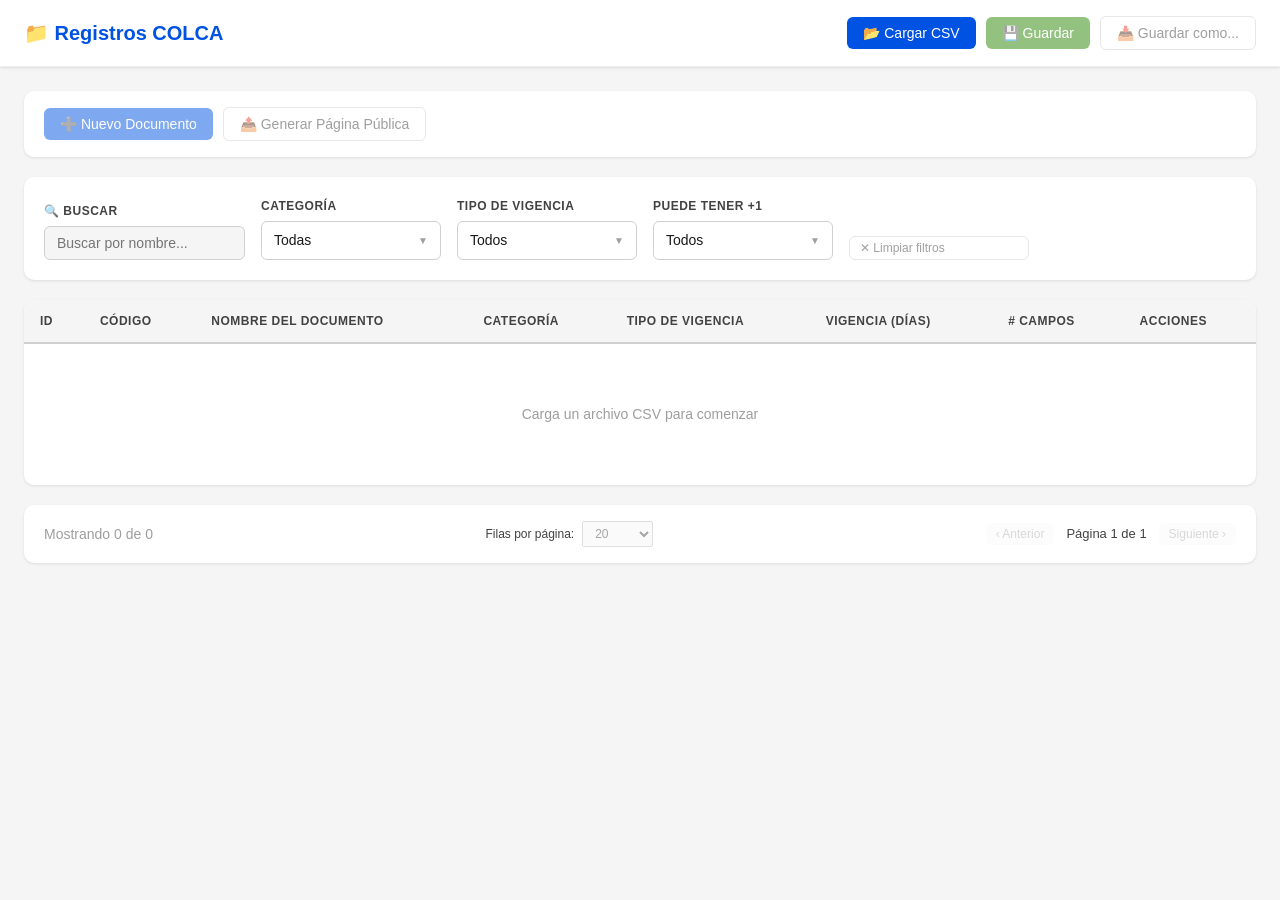
<file: editor.html>
<!DOCTYPE html>
<html lang="es">
<head>
  <meta charset="UTF-8">
  <meta name="viewport" content="width=device-width, initial-scale=1.0">
  <title>Registros COLCA - Editor de Documentos</title>
  <link rel="stylesheet" href="styles.css">
</head>
<body>
  <!-- Header -->
  <header class="header">
    <div class="header-content">
      <h1>📁 Registros COLCA</h1>
      <div class="header-actions">
        <button id="btn-load-csv" class="btn btn-primary">
          📂 Cargar CSV
        </button>
        <button id="btn-save-csv" class="btn btn-success" disabled>
          💾 Guardar
        </button>
        <button id="btn-save-as" class="btn btn-outline" disabled>
          📥 Guardar como...
        </button>
        <span id="unsaved-indicator" class="badge badge-warning" style="display: none;">
          Sin guardar
        </span>
      </div>
    </div>
  </header>

  <!-- Main Content -->
  <div class="container">
    <!-- Toolbar -->
    <div class="toolbar">
      <div class="toolbar-left">
        <button id="btn-new-doc" class="btn btn-primary" disabled>
          ➕ Nuevo Documento
        </button>
        <button id="btn-generate-page" class="btn btn-outline" disabled>
          📤 Generar Página Pública
        </button>
      </div>
      <div class="toolbar-right">
        <span id="stats-summary"></span>
      </div>
    </div>

    <!-- Filters -->
    <div class="filters-panel">
      <div class="filter-group">
        <label>🔍 Buscar</label>
        <input 
          type="text" 
          id="filter-search" 
          class="input-text" 
          placeholder="Buscar por nombre..."
          disabled>
      </div>

      <div class="filter-group">
        <label>Categoría</label>
        <div class="multi-select" id="ms-categoria">
          <div class="ms-trigger">
            <span class="ms-text">Todas</span>
            <span class="ms-arrow">▼</span>
          </div>
          <div class="ms-dropdown" style="display:none">
            <div class="ms-options" id="ms-categoria-opts"></div>
          </div>
        </div>
      </div>

      <div class="filter-group">
        <label>Tipo de Vigencia</label>
        <div class="multi-select" id="ms-vigencia">
          <div class="ms-trigger">
            <span class="ms-text">Todos</span>
            <span class="ms-arrow">▼</span>
          </div>
          <div class="ms-dropdown" style="display:none">
            <div class="ms-options" id="ms-vigencia-opts"></div>
          </div>
        </div>
      </div>

      <div class="filter-group">
        <label>Puede tener +1</label>
        <div class="multi-select" id="ms-multiple">
          <div class="ms-trigger">
            <span class="ms-text">Todos</span>
            <span class="ms-arrow">▼</span>
          </div>
          <div class="ms-dropdown" style="display:none">
            <div class="ms-options" id="ms-multiple-opts"></div>
          </div>
        </div>
      </div>

      <div class="filter-group">
        <button id="btn-clear-filters" class="btn btn-sm btn-outline" disabled>
          ✕ Limpiar filtros
        </button>
      </div>
    </div>

    <!-- Table Container -->
    <div class="table-container">
      <table class="data-table" id="main-table">
        <thead>
          <tr>
            <th data-sort="id" onclick="sortDocuments('id')" class="sortable">ID</th>
            <th data-sort="codigo" onclick="sortDocuments('codigo')" class="sortable">Código</th>
            <th data-sort="nombre" onclick="sortDocuments('nombre')" class="sortable">Nombre del Documento</th>
            <th data-sort="categoria" onclick="sortDocuments('categoria')" class="sortable">Categoría</th>
            <th data-sort="tipo_vigencia" onclick="sortDocuments('tipo_vigencia')" class="sortable">Tipo de Vigencia</th>
            <th data-sort="vigencia_dias" onclick="sortDocuments('vigencia_dias')" class="sortable">Vigencia (días)</th>
            <th data-sort="campos_count" onclick="sortDocuments('campos_count')" class="sortable"># Campos</th>
            <th>Acciones</th>
          </tr>
        </thead>
        <tbody id="table-body">
          <tr>
            <td colspan="8" class="empty-state">
              Carga un archivo CSV para comenzar
            </td>
          </tr>
        </tbody>
      </table>
    </div>

    <!-- Pagination -->
    <div class="pagination-bar">
      <div class="pagination-info">
        <span id="pagination-info">Mostrando 0 de 0</span>
      </div>
      <div class="pagination-controls">
        <label>Filas por página:</label>
        <select id="rows-per-page" class="select-sm" disabled>
          <option value="10">10</option>
          <option value="20" selected>20</option>
          <option value="50">50</option>
          <option value="999999">Todas</option>
        </select>
      </div>
      <div class="pagination-buttons">
        <button id="btn-prev-page" class="btn btn-sm" disabled>‹ Anterior</button>
        <span id="page-indicator">Página 1 de 1</span>
        <button id="btn-next-page" class="btn btn-sm" disabled>Siguiente ›</button>
      </div>
    </div>
  </div>

  <!-- Sidebar -->
  <div class="sidebar" id="sidebar" style="display: none;">
    <div class="sidebar-header">
      <h2 id="sidebar-title">Detalle del Documento</h2>
      <button id="btn-close-sidebar" class="btn-icon">✕</button>
    </div>

    <div class="sidebar-tabs">
      <button class="tab-btn active" data-tab="general">Información General</button>
      <button class="tab-btn" data-tab="vigencia">Vigencia</button>
      <button class="tab-btn" data-tab="campos">Campos</button>
      <button class="tab-btn" data-tab="notas">Notas</button>
    </div>

    <div class="sidebar-body" id="sidebar-body">
      <!-- Content will be injected by sidebar.js -->
    </div>

    <div class="sidebar-footer">
      <button id="btn-save-doc" class="btn btn-success" onclick="saveDocumentChanges()">💾 Guardar Cambios</button>
      <button id="btn-delete-doc" class="btn btn-danger">🗑️ Eliminar</button>
      <button id="btn-duplicate-doc" class="btn btn-outline">📋 Duplicar</button>
    </div>
  </div>

  <!-- Overlay for sidebar -->
  <div class="sidebar-overlay" id="sidebar-overlay" style="display: none;"></div>

  <!-- Scripts -->
  <script src="embedded_css.js"></script>
  <script src="app.js"></script>
  <script src="sidebar.js"></script>
</body>
</html>
</file>
<file: styles.css>
/* ============================================================================
   REGISTROS COLCA - Stylesheet
   Design System & Component Library
   ============================================================================ */

/* ============================================================================
   CSS VARIABLES
   ============================================================================ */

:root {
  /* Colors */
  --primary: #0053e2;
  --primary-hover: #003da3;
  --secondary: #ffc220;
  --success: #2a8703;
  --success-hover: #1f6602;
  --danger: #ea1100;
  --danger-hover: #b50d00;
  --warning: #ff9800;
  --info: #00bcd4;
  
  /* Grays */
  --gray-10: #f5f5f5;
  --gray-20: #eeeeee;
  --gray-50: #d0d0d0;
  --gray-100: #9e9e9e;
  --gray-140: #424242;
  --gray-160: #1a1a1a;
  
  /* UI */
  --border-radius: 6px;
  --border-radius-lg: 10px;
  --shadow-sm: 0 1px 3px rgba(0,0,0,.10);
  --shadow-md: 0 2px 8px rgba(0,0,0,.12);
  --shadow-lg: 0 4px 16px rgba(0,0,0,.15);
  
  /* Typography */
  --font-family: -apple-system, BlinkMacSystemFont, "Segoe UI", Roboto, "Helvetica Neue", Arial, sans-serif;
  --font-mono: "Consolas", "Monaco", "Courier New", monospace;
}

/* ============================================================================
   BASE STYLES
   ============================================================================ */

* {
  box-sizing: border-box;
  margin: 0;
  padding: 0;
}

body {
  font-family: var(--font-family);
  font-size: 14px;
  line-height: 1.5;
  color: var(--gray-160);
  background: var(--gray-10);
  overflow-x: hidden;
}

h1, h2, h3, h4, h5, h6 {
  font-weight: 600;
  line-height: 1.2;
}

h1 { font-size: 24px; }
h2 { font-size: 20px; }
h3 { font-size: 16px; }

/* ============================================================================
   HEADER
   ============================================================================ */

.header {
  background: white;
  border-bottom: 1px solid var(--gray-20);
  box-shadow: var(--shadow-sm);
  position: sticky;
  top: 0;
  z-index: 100;
}

.header-content {
  max-width: 1400px;
  margin: 0 auto;
  padding: 16px 24px;
  display: flex;
  align-items: center;
  justify-content: space-between;
}

.header h1 {
  margin: 0;
  color: var(--primary);
  font-size: 20px;
}

.header-actions {
  display: flex;
  align-items: center;
  gap: 10px;
}

/* ============================================================================
   CONTAINER
   ============================================================================ */

.container {
  max-width: 1400px;
  margin: 0 auto;
  padding: 24px;
}

/* ============================================================================
   BUTTONS
   ============================================================================ */

.btn {
  padding: 8px 16px;
  border: none;
  border-radius: var(--border-radius);
  font-size: 14px;
  font-weight: 500;
  font-family: inherit;
  cursor: pointer;
  transition: all 0.15s ease;
  display: inline-flex;
  align-items: center;
  gap: 6px;
  white-space: nowrap;
}

.btn:disabled {
  opacity: 0.5;
  cursor: not-allowed;
}

.btn-primary {
  background: var(--primary);
  color: white;
}

.btn-primary:hover:not(:disabled) {
  background: var(--primary-hover);
}

.btn-success {
  background: var(--success);
  color: white;
}

.btn-success:hover:not(:disabled) {
  background: var(--success-hover);
}

.btn-danger {
  background: var(--danger);
  color: white;
}

.btn-danger:hover:not(:disabled) {
  background: var(--danger-hover);
}

.btn-outline {
  background: white;
  color: var(--gray-140);
  border: 1px solid var(--gray-50);
}

.btn-outline:hover:not(:disabled) {
  background: var(--gray-10);
  border-color: var(--gray-100);
}

.btn-sm {
  padding: 4px 10px;
  font-size: 12px;
}

.btn-icon {
  padding: 6px;
  background: transparent;
  border: none;
  font-size: 18px;
  color: var(--gray-100);
  cursor: pointer;
  transition: color 0.15s;
}

.btn-icon:hover {
  color: var(--gray-160);
}

/* ============================================================================
   TOOLBAR
   ============================================================================ */

.toolbar {
  background: white;
  border-radius: var(--border-radius-lg);
  padding: 16px 20px;
  margin-bottom: 20px;
  display: flex;
  align-items: center;
  justify-content: space-between;
  box-shadow: var(--shadow-sm);
}

.toolbar-left, .toolbar-right {
  display: flex;
  align-items: center;
  gap: 10px;
}

/* ============================================================================
   FILTERS PANEL
   ============================================================================ */

.filters-panel {
  background: white;
  border-radius: var(--border-radius-lg);
  padding: 20px;
  margin-bottom: 20px;
  box-shadow: var(--shadow-sm);
  display: flex;
  flex-wrap: wrap;
  gap: 16px;
  align-items: flex-end;
}

.filter-group {
  display: flex;
  flex-direction: column;
  gap: 6px;
  min-width: 180px;
}

.filter-group label {
  font-size: 12px;
  font-weight: 600;
  color: var(--gray-140);
  text-transform: uppercase;
  letter-spacing: 0.5px;
}

/* ============================================================================
   INPUTS
   ============================================================================ */

.input-text {
  padding: 8px 12px;
  border: 1px solid var(--gray-50);
  border-radius: var(--border-radius);
  font-size: 14px;
  font-family: inherit;
  transition: border-color 0.15s;
  width: 100%;
}

.input-text:focus {
  outline: none;
  border-color: var(--primary);
}

.input-text:disabled {
  background: var(--gray-10);
  cursor: not-allowed;
}

.input-text-inline {
  padding: 4px 8px;
  border: 1px solid var(--gray-50);
  border-radius: var(--border-radius);
  font-size: 13px;
  font-family: inherit;
  width: 100%;
}

.input-text-inline:focus {
  outline: none;
  border-color: var(--primary);
}

.input-textarea {
  padding: 10px 12px;
  border: 1px solid var(--gray-50);
  border-radius: var(--border-radius);
  font-size: 14px;
  font-family: inherit;
  resize: vertical;
  width: 100%;
}

.input-textarea:focus {
  outline: none;
  border-color: var(--primary);
}

.input-select {
  padding: 8px 12px;
  border: 1px solid var(--gray-50);
  border-radius: var(--border-radius);
  font-size: 14px;
  font-family: inherit;
  background: white;
  cursor: pointer;
  width: 100%;
}

.input-select:focus {
  outline: none;
  border-color: var(--primary);
}

.select-sm {
  padding: 4px 8px;
  font-size: 12px;
}

.input-group {
  display: flex;
  gap: 8px;
}

/* ============================================================================
   MULTI-SELECT DROPDOWN
   ============================================================================ */

.multi-select {
  position: relative;
  min-width: 180px;
}

.ms-trigger {
  padding: 8px 12px;
  border: 1px solid var(--gray-50);
  border-radius: var(--border-radius);
  background: white;
  cursor: pointer;
  display: flex;
  align-items: center;
  justify-content: space-between;
  gap: 8px;
  transition: border-color 0.15s;
}

.ms-trigger:hover {
  border-color: var(--gray-100);
}

.ms-text {
  flex: 1;
  overflow: hidden;
  text-overflow: ellipsis;
  white-space: nowrap;
  font-size: 14px;
}

.ms-arrow {
  color: var(--gray-100);
  font-size: 10px;
}

.ms-dropdown {
  position: absolute;
  top: 100%;
  left: 0;
  right: 0;
  margin-top: 4px;
  background: white;
  border: 1px solid var(--gray-50);
  border-radius: var(--border-radius);
  box-shadow: var(--shadow-md);
  z-index: 1000;
  max-height: 250px;
  overflow-y: auto;
}

.ms-options {
  padding: 6px;
}

.ms-option {
  display: flex;
  align-items: center;
  gap: 8px;
  padding: 8px 10px;
  border-radius: var(--border-radius);
  cursor: pointer;
  transition: background 0.15s;
}

.ms-option:hover {
  background: var(--gray-10);
}

.ms-option input[type="checkbox"] {
  cursor: pointer;
}

/* ============================================================================
   TABLE
   ============================================================================ */

.table-container {
  background: white;
  border-radius: var(--border-radius-lg);
  box-shadow: var(--shadow-sm);
  overflow: hidden;
  margin-bottom: 20px;
}

.data-table {
  width: 100%;
  border-collapse: collapse;
}

.data-table thead {
  background: var(--gray-10);
  border-bottom: 2px solid var(--gray-50);
}

.data-table th {
  padding: 12px 16px;
  text-align: left;
  font-size: 12px;
  font-weight: 600;
  color: var(--gray-140);
  text-transform: uppercase;
  letter-spacing: 0.5px;
}

.data-table td {
  padding: 14px 16px;
  border-bottom: 1px solid var(--gray-20);
  font-size: 14px;
}

.data-table tbody tr:last-child td {
  border-bottom: none;
}

.table-row-clickable {
  cursor: pointer;
  transition: background 0.15s;
}

.table-row-clickable:hover {
  background: var(--gray-10);
}

.empty-state {
  text-align: center;
  padding: 60px 20px !important;
  color: var(--gray-100);
  font-size: 14px;
}

.empty-state-small {
  text-align: center;
  padding: 20px !important;
  color: var(--gray-100);
  font-size: 13px;
}

/* ============================================================================
   BADGES
   ============================================================================ */

.badge {
  display: inline-block;
  padding: 4px 10px;
  border-radius: 12px;
  font-size: 11px;
  font-weight: 600;
  letter-spacing: 0.3px;
  white-space: nowrap;
}

.badge-category {
  background: #e3eeff;
  color: #0040b0;
}

.badge-vigencia-fecha_expiracion {
  background: #fff3e0;
  color: #e65100;
}

.badge-vigencia-sin_vigencia {
  background: #e8f5e9;
  color: #1b5e20;
}

.badge-vigencia-periodo_desde_emision {
  background: #e1f5fe;
  color: #01579b;
}

.badge-neutral {
  background: var(--gray-20);
  color: var(--gray-140);
}

.badge-warning {
  background: var(--warning);
  color: white;
  animation: pulse 2s infinite;
}

@keyframes pulse {
  0%, 100% { opacity: 1; }
  50% { opacity: 0.7; }
}

.code-badge {
  font-family: var(--font-mono);
  font-size: 12px;
  background: var(--gray-10);
  padding: 2px 6px;
  border-radius: 3px;
  color: var(--gray-140);
}

/* ============================================================================
   PAGINATION
   ============================================================================ */

.pagination-bar {
  background: white;
  border-radius: var(--border-radius-lg);
  padding: 16px 20px;
  box-shadow: var(--shadow-sm);
  display: flex;
  align-items: center;
  justify-content: space-between;
  flex-wrap: wrap;
  gap: 16px;
}

.pagination-info {
  font-size: 14px;
  color: var(--gray-100);
}

.pagination-controls {
  display: flex;
  align-items: center;
  gap: 8px;
}

.pagination-controls label {
  font-size: 12px;
  color: var(--gray-140);
}

.pagination-buttons {
  display: flex;
  align-items: center;
  gap: 12px;
}

#page-indicator {
  font-size: 13px;
  color: var(--gray-140);
  font-weight: 500;
}

/* ============================================================================
   SIDEBAR
   ============================================================================ */

.sidebar {
  position: fixed;
  top: 0;
  right: 0;
  width: 500px;
  height: 100vh;
  background: white;
  box-shadow: var(--shadow-lg);
  z-index: 1001;
  display: none;
  flex-direction: column;
  animation: slideIn 0.25s ease-out;
}

@keyframes slideIn {
  from {
    transform: translateX(100%);
  }
  to {
    transform: translateX(0);
  }
}

.sidebar-overlay {
  position: fixed;
  top: 0;
  left: 0;
  width: 100%;
  height: 100%;
  background: rgba(0, 0, 0, 0.4);
  z-index: 1000;
  display: none;
  animation: fadeIn 0.25s ease-out;
}

@keyframes fadeIn {
  from { opacity: 0; }
  to { opacity: 1; }
}

.sidebar-header {
  padding: 20px 24px;
  border-bottom: 1px solid var(--gray-20);
  display: flex;
  align-items: center;
  justify-content: space-between;
}

.sidebar-header h2 {
  font-size: 18px;
  font-weight: 600;
  color: var(--gray-160);
  margin: 0;
  flex: 1;
  overflow: hidden;
  text-overflow: ellipsis;
  white-space: nowrap;
}

.sidebar-tabs {
  display: flex;
  border-bottom: 1px solid var(--gray-20);
  background: var(--gray-10);
}

.tab-btn {
  flex: 1;
  padding: 12px 16px;
  border: none;
  background: transparent;
  font-size: 13px;
  font-weight: 500;
  color: var(--gray-100);
  cursor: pointer;
  transition: all 0.15s;
  border-bottom: 2px solid transparent;
}

.tab-btn:hover {
  color: var(--gray-160);
  background: white;
}

.tab-btn.active {
  color: var(--primary);
  background: white;
  border-bottom-color: var(--primary);
}

.sidebar-body {
  flex: 1;
  overflow-y: auto;
  padding: 24px;
}

.sidebar-footer {
  padding: 16px 24px;
  border-top: 1px solid var(--gray-20);
  display: flex;
  gap: 10px;
}

/* ============================================================================
   FORM COMPONENTS
   ============================================================================ */

.form-section {
  display: flex;
  flex-direction: column;
  gap: 20px;
}

.form-group {
  display: flex;
  flex-direction: column;
  gap: 6px;
}

.form-label {
  font-size: 13px;
  font-weight: 600;
  color: var(--gray-140);
}

.form-hint {
  font-size: 12px;
  color: var(--gray-100);
  font-style: italic;
}

/* ============================================================================
   INFO BOX
   ============================================================================ */

.info-box {
  padding: 16px;
  border-radius: var(--border-radius);
  border-left: 4px solid;
  background: var(--gray-10);
  margin-top: 10px;
}

.info-box-blue {
  border-left-color: var(--info);
  background: #e1f5fe;
}

.info-box-gray {
  border-left-color: var(--gray-100);
  background: var(--gray-10);
}

.info-box-title {
  font-size: 13px;
  font-weight: 600;
  margin-bottom: 8px;
  color: var(--gray-160);
}

.info-box p {
  font-size: 13px;
  color: var(--gray-140);
  margin: 6px 0;
}

.info-list {
  margin: 8px 0;
  padding-left: 20px;
}

.info-list li {
  font-size: 13px;
  color: var(--gray-140);
  margin: 4px 0;
}

/* ============================================================================
   MINI TABLE (for nested data)
   ============================================================================ */

.mini-table {
  width: 100%;
  border-collapse: collapse;
  border: 1px solid var(--gray-50);
  border-radius: var(--border-radius);
  overflow: hidden;
}

.mini-table thead {
  background: var(--gray-10);
}

.mini-table th {
  padding: 10px 12px;
  text-align: left;
  font-size: 12px;
  font-weight: 600;
  color: var(--gray-140);
  border-bottom: 1px solid var(--gray-50);
}

.mini-table td {
  padding: 10px 12px;
  font-size: 13px;
  border-bottom: 1px solid var(--gray-20);
}

.mini-table tbody tr:last-child td {
  border-bottom: none;
}

/* ============================================================================
   RESPONSIVE
   ============================================================================ */

@media (max-width: 768px) {
  .sidebar {
    width: 100%;
  }
  
  .filters-panel {
    flex-direction: column;
  }
  
  .filter-group {
    width: 100%;
  }
  
  .toolbar {
    flex-direction: column;
    align-items: stretch;
  }
  
  .toolbar-left, .toolbar-right {
    flex-direction: column;
  }
  
  .pagination-bar {
    flex-direction: column;
    align-items: stretch;
  }
}

/* ============================================================================
   UTILITIES
   ============================================================================ */

.text-center { text-align: center; }
.text-right { text-align: right; }
.mt-10 { margin-top: 10px; }
.mt-20 { margin-top: 20px; }
.mb-10 { margin-bottom: 10px; }
.mb-20 { margin-bottom: 20px; }
</file>
